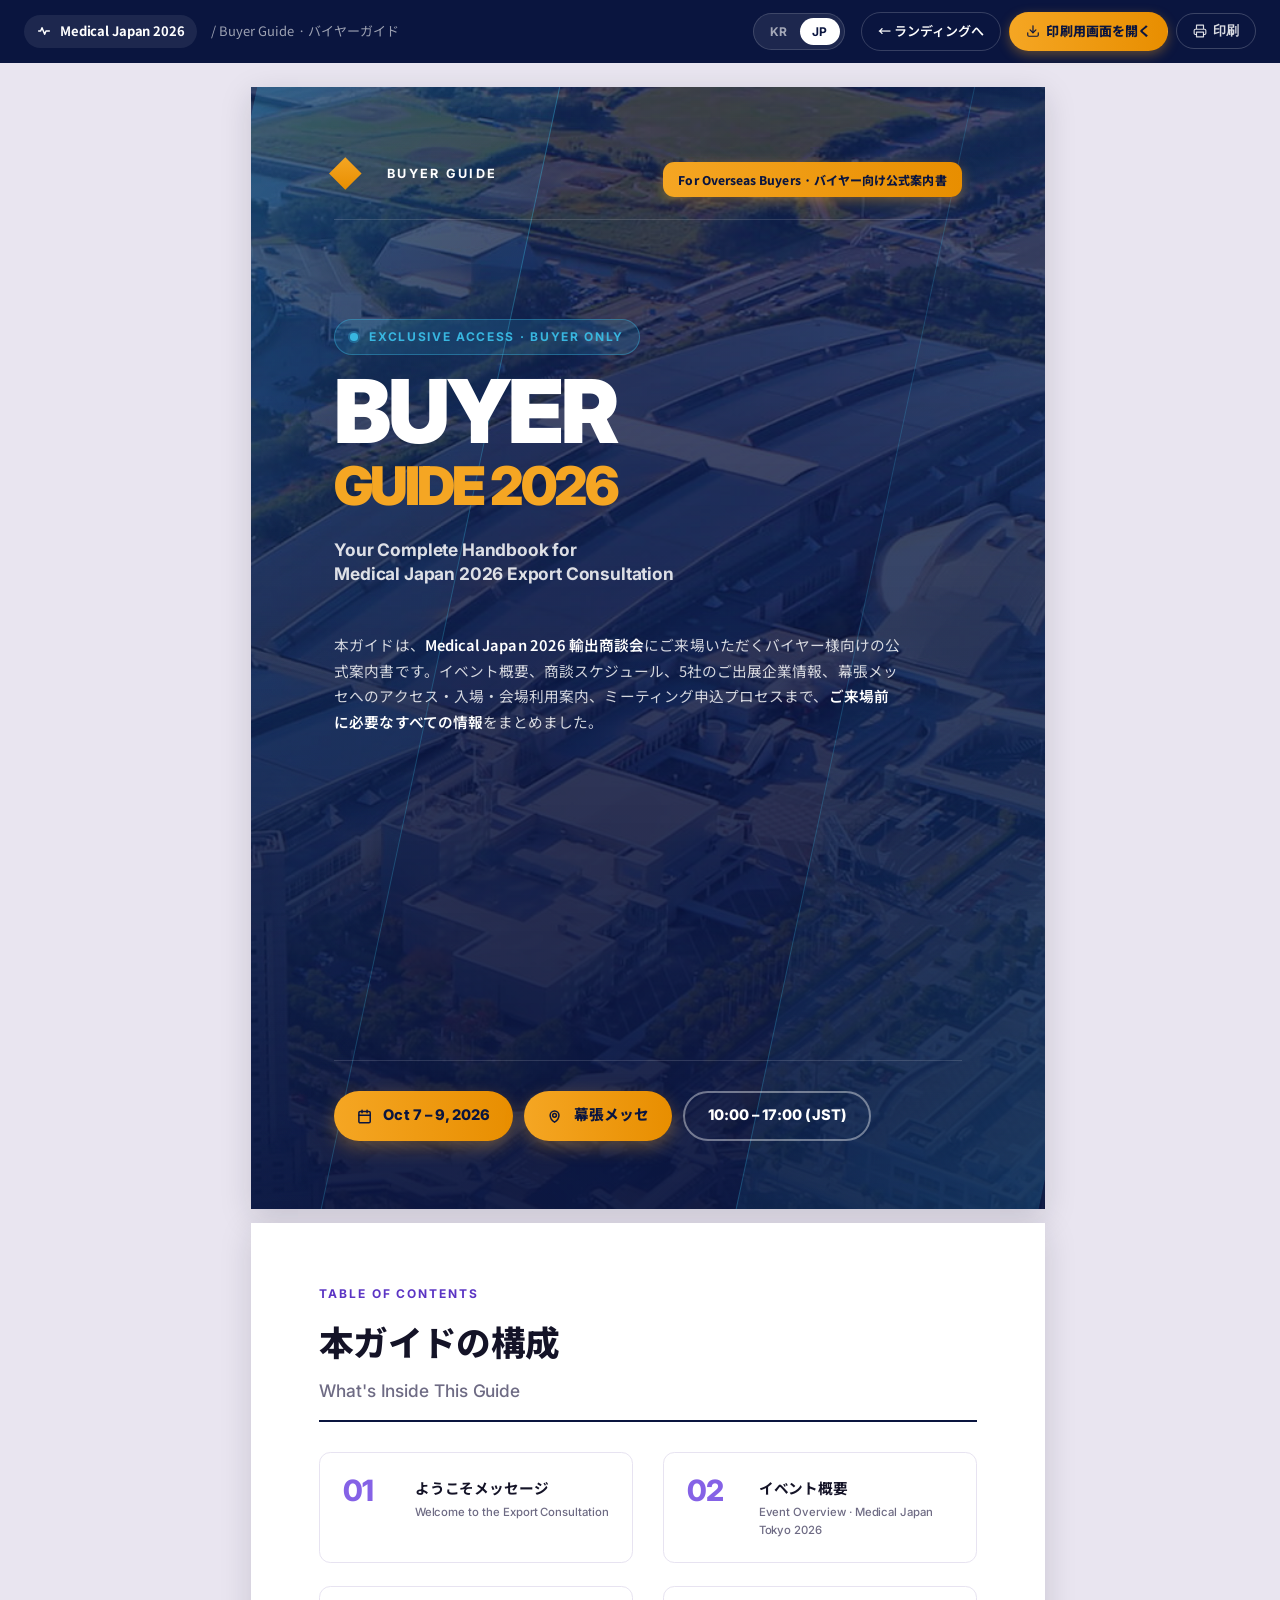
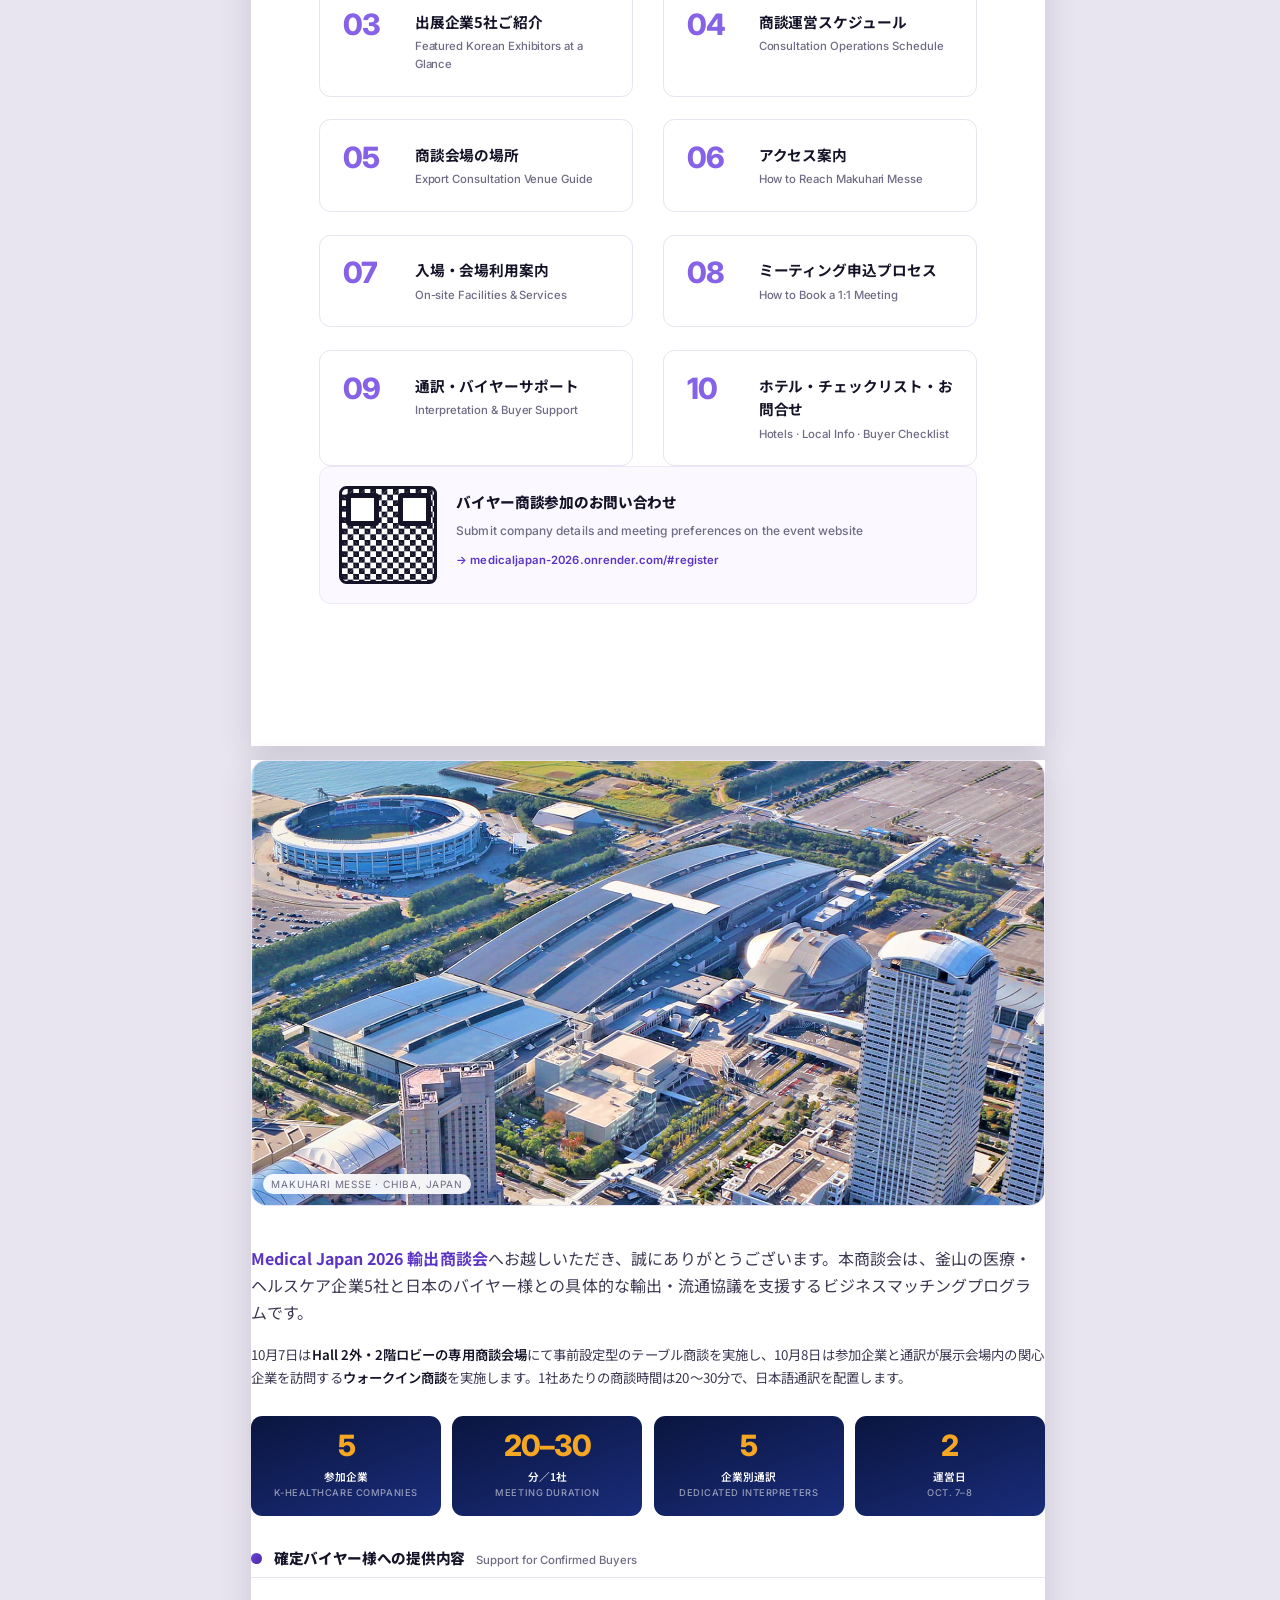
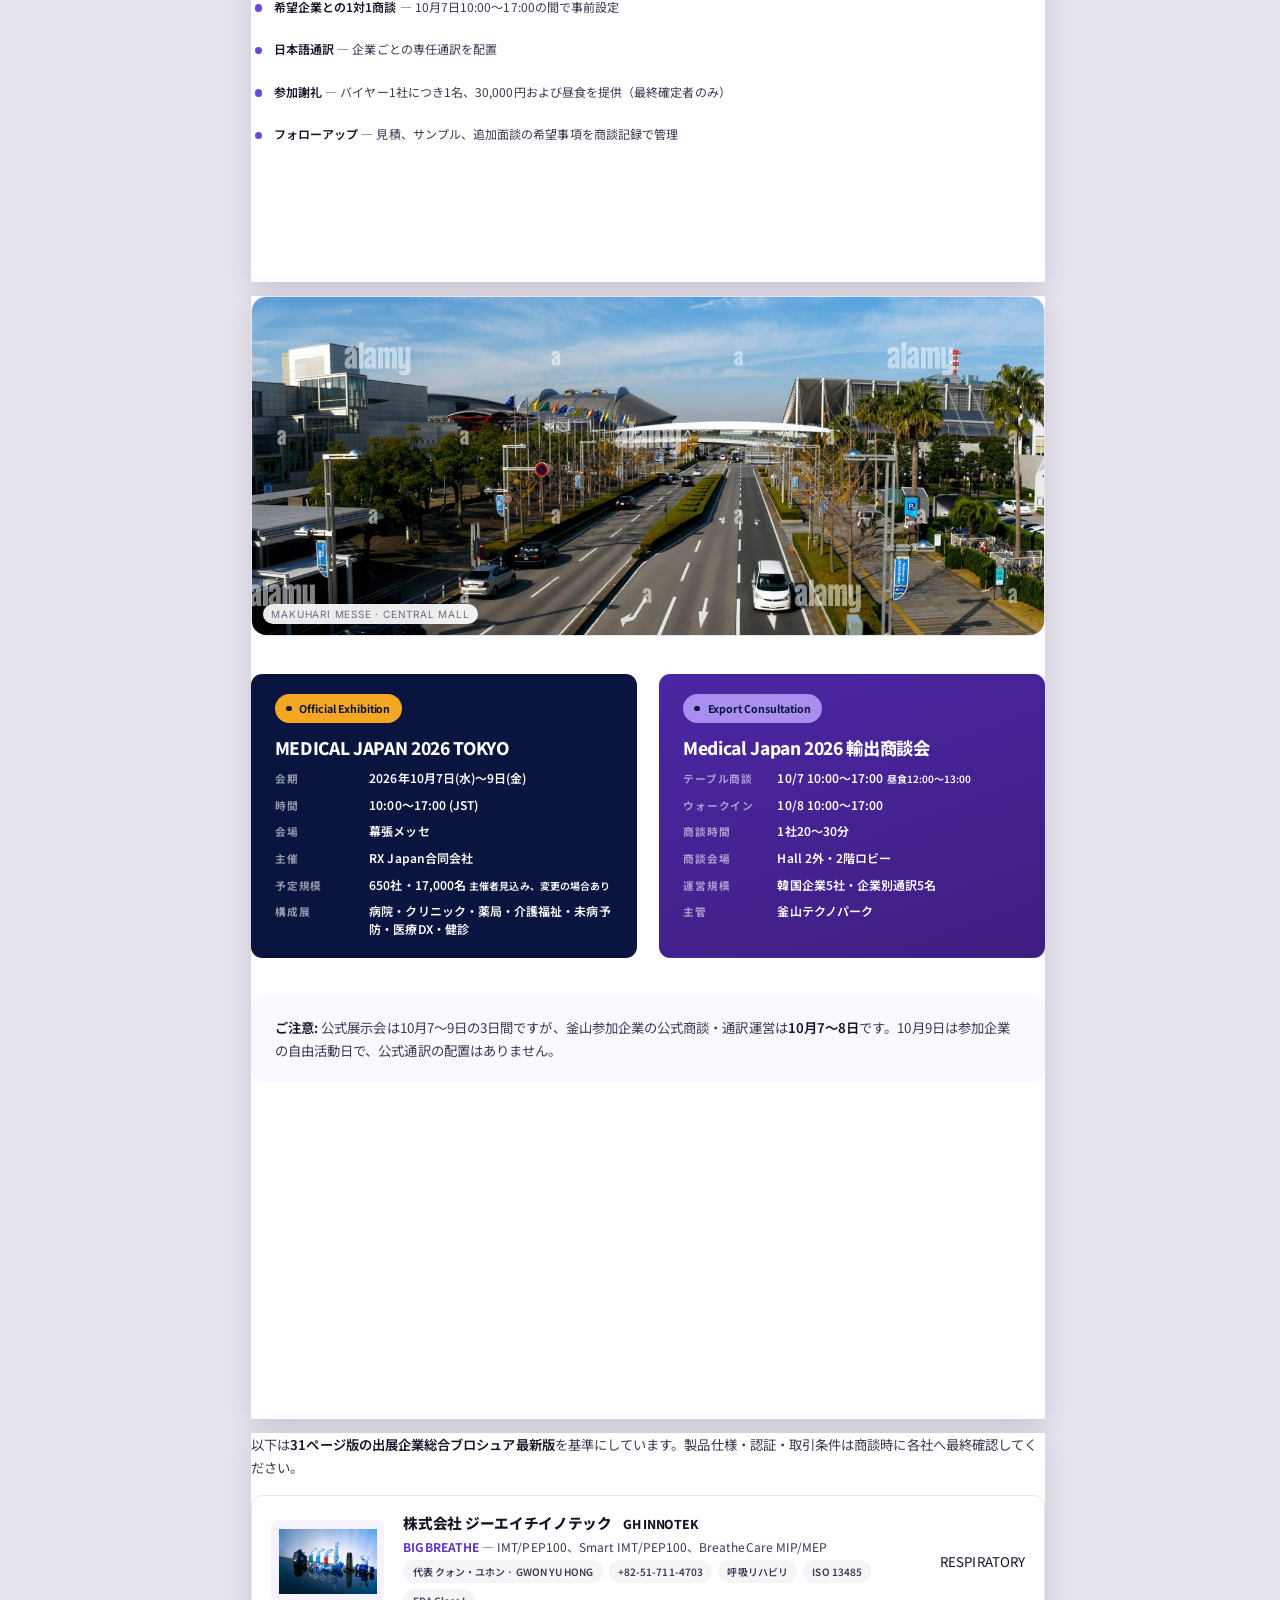
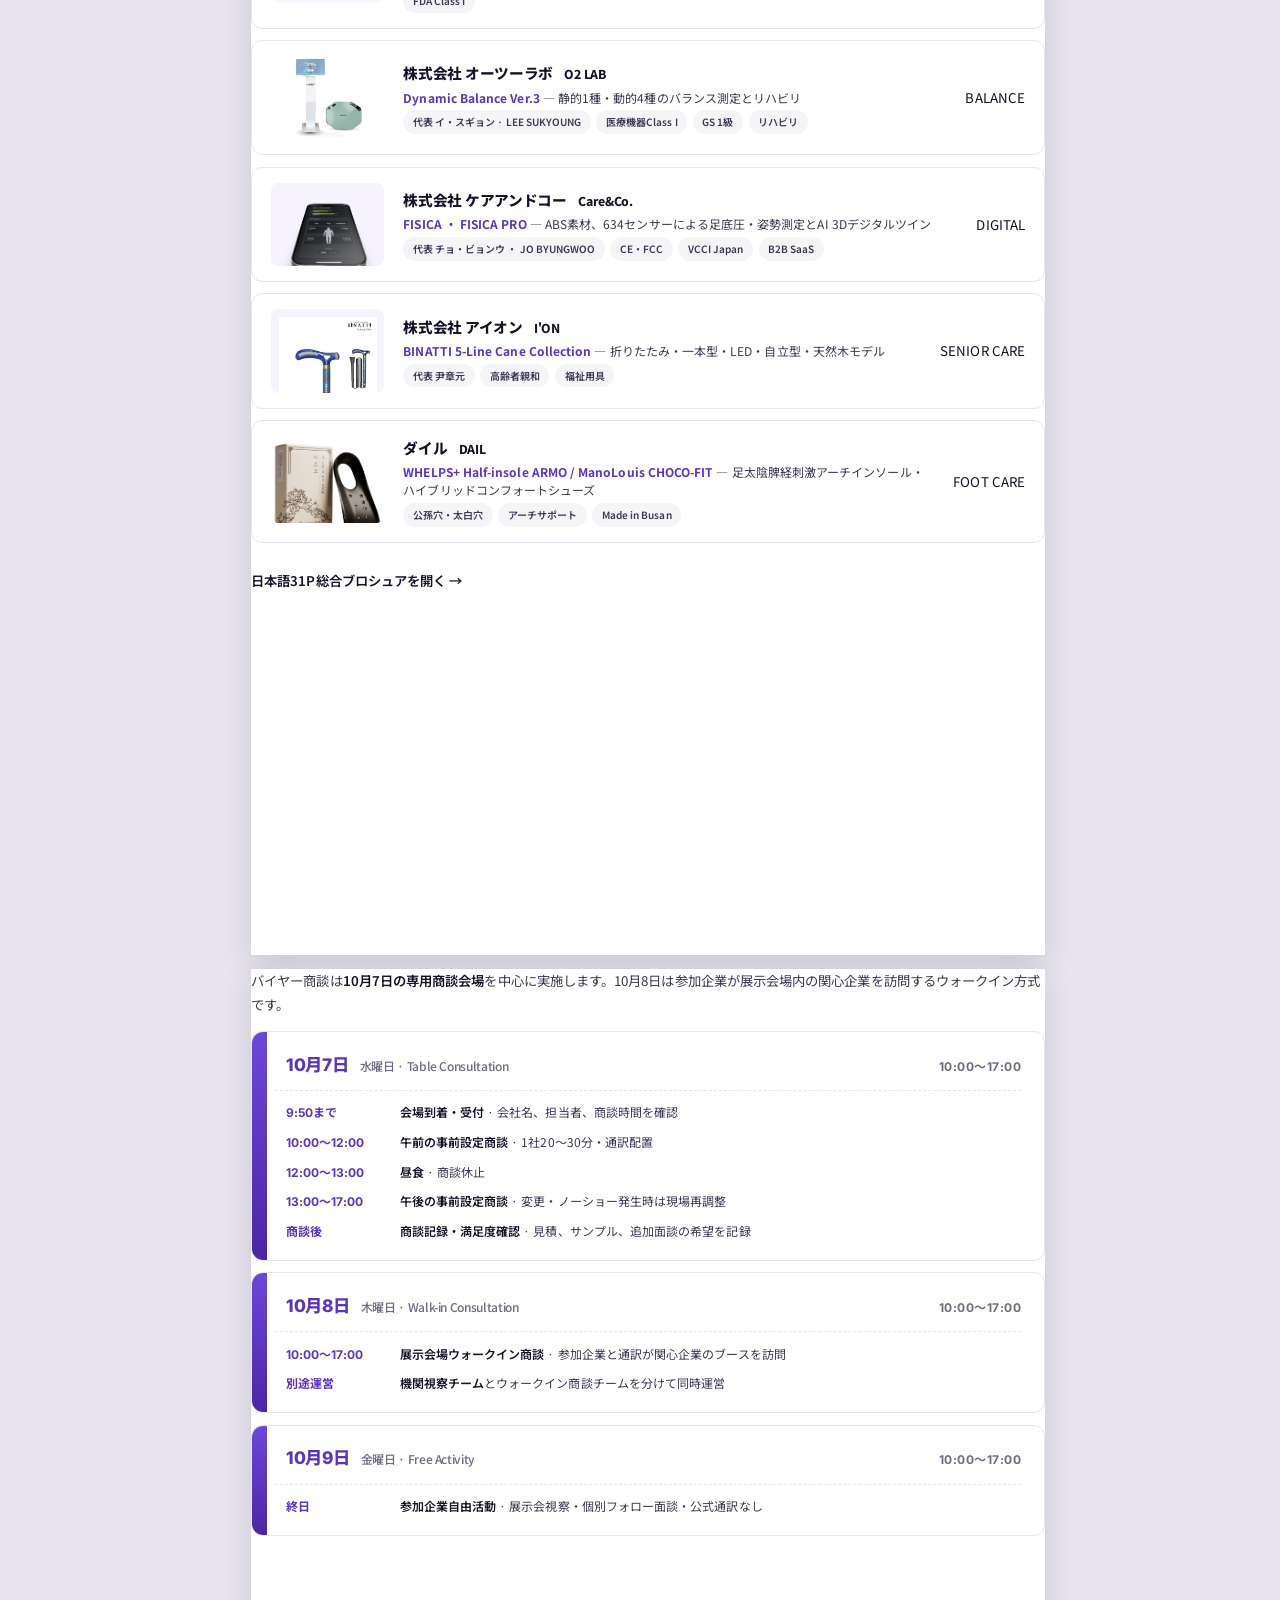
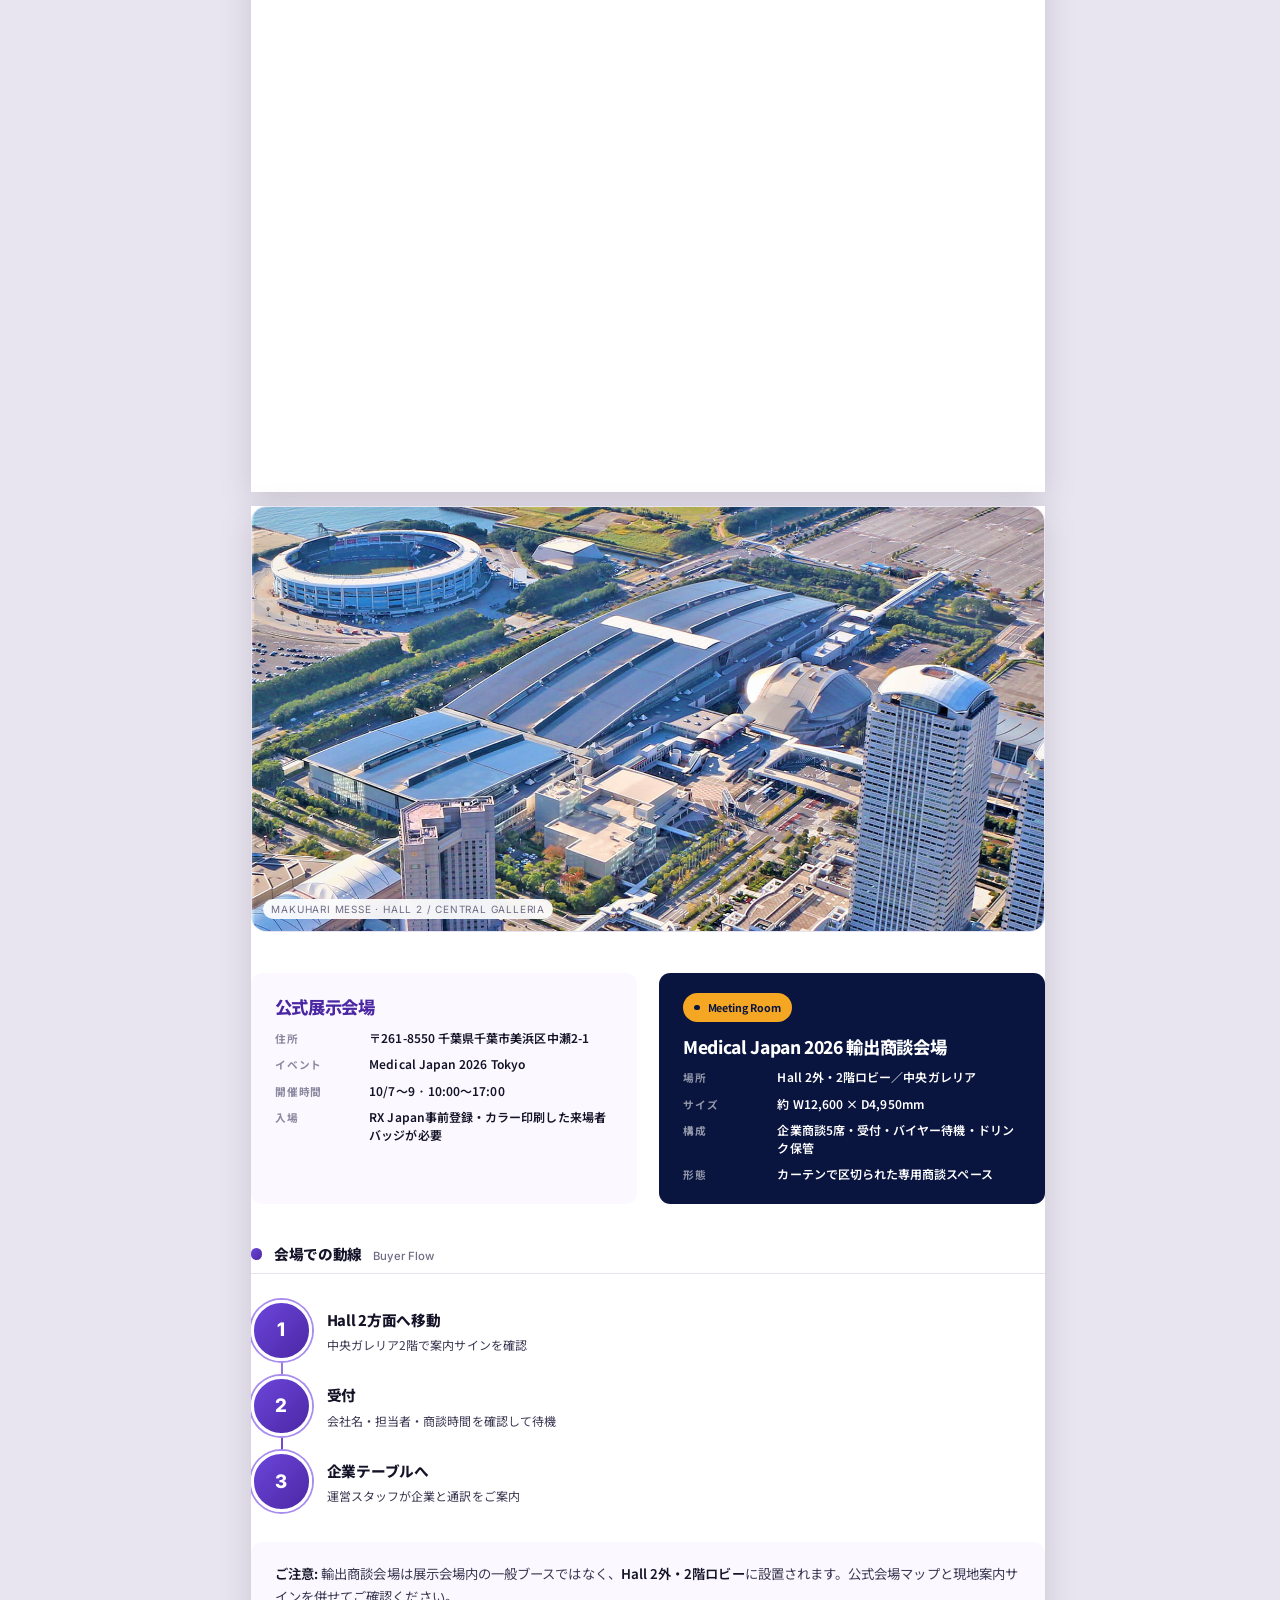
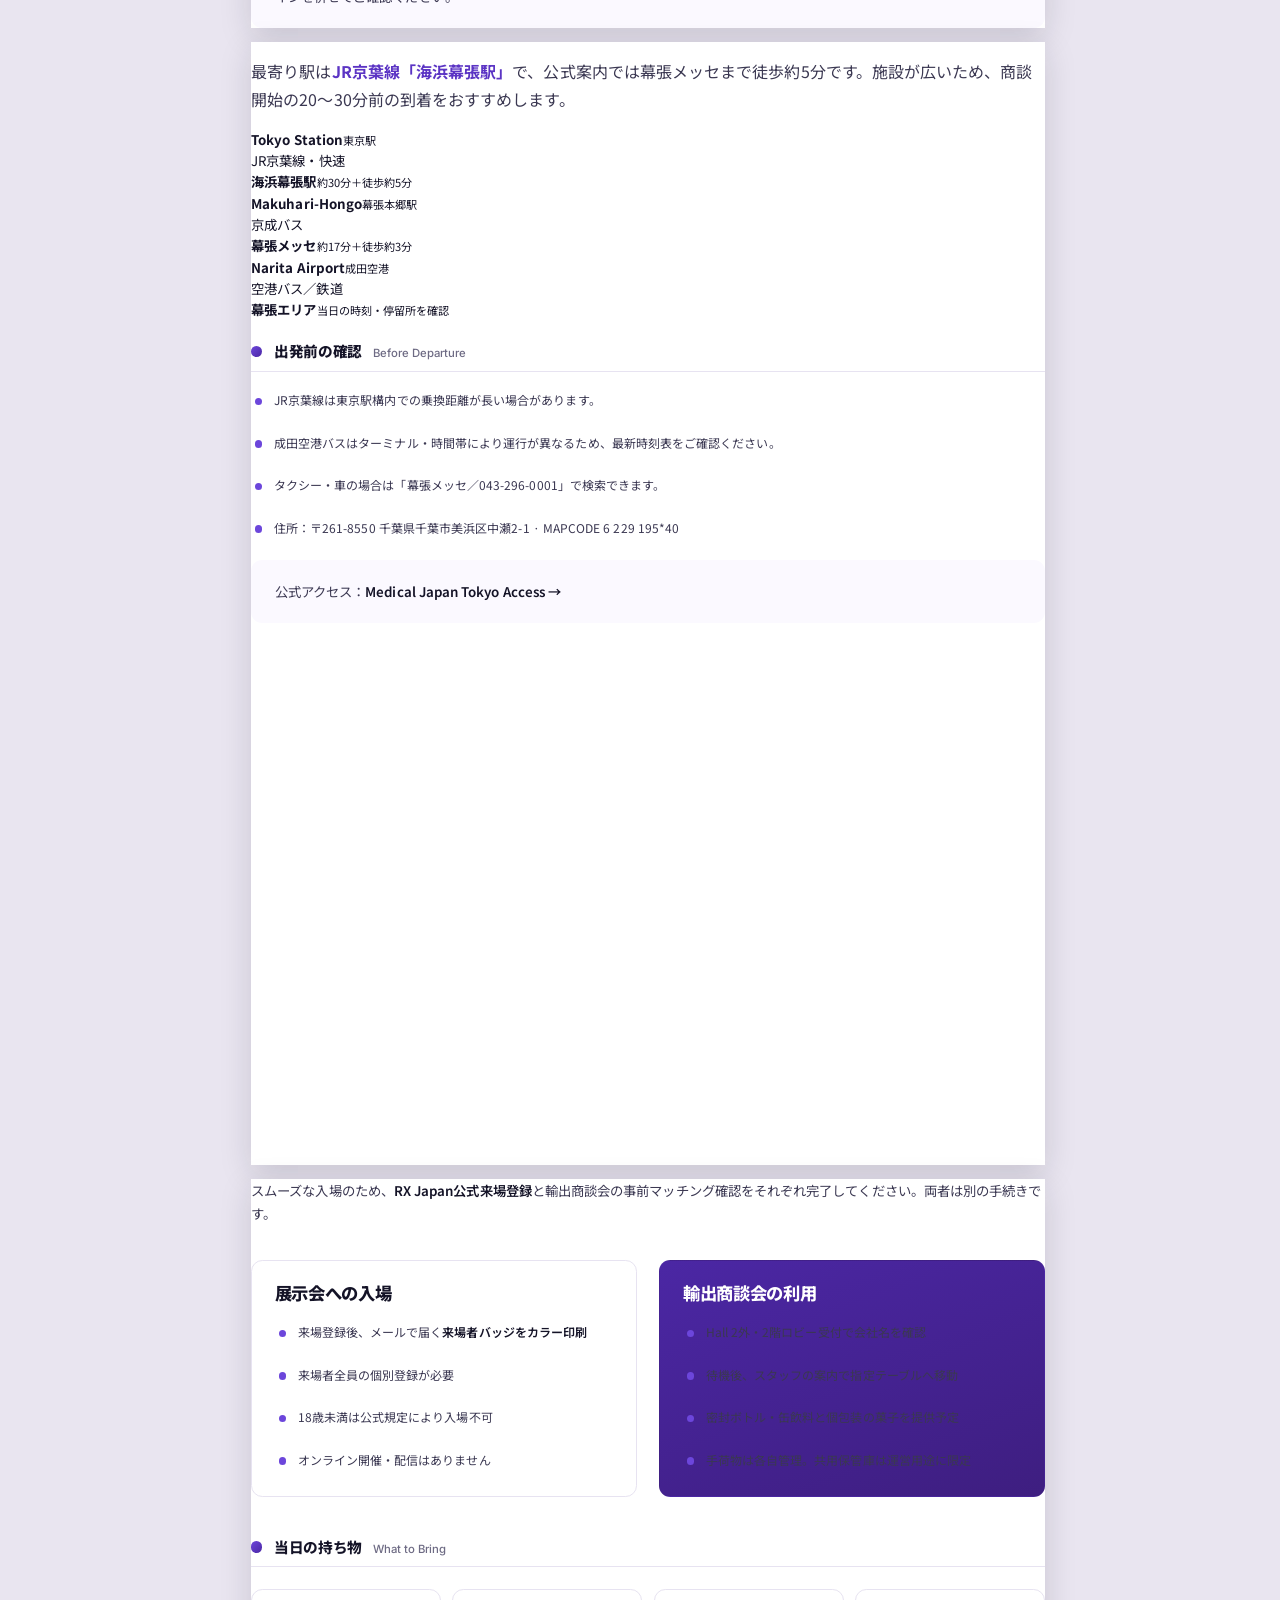
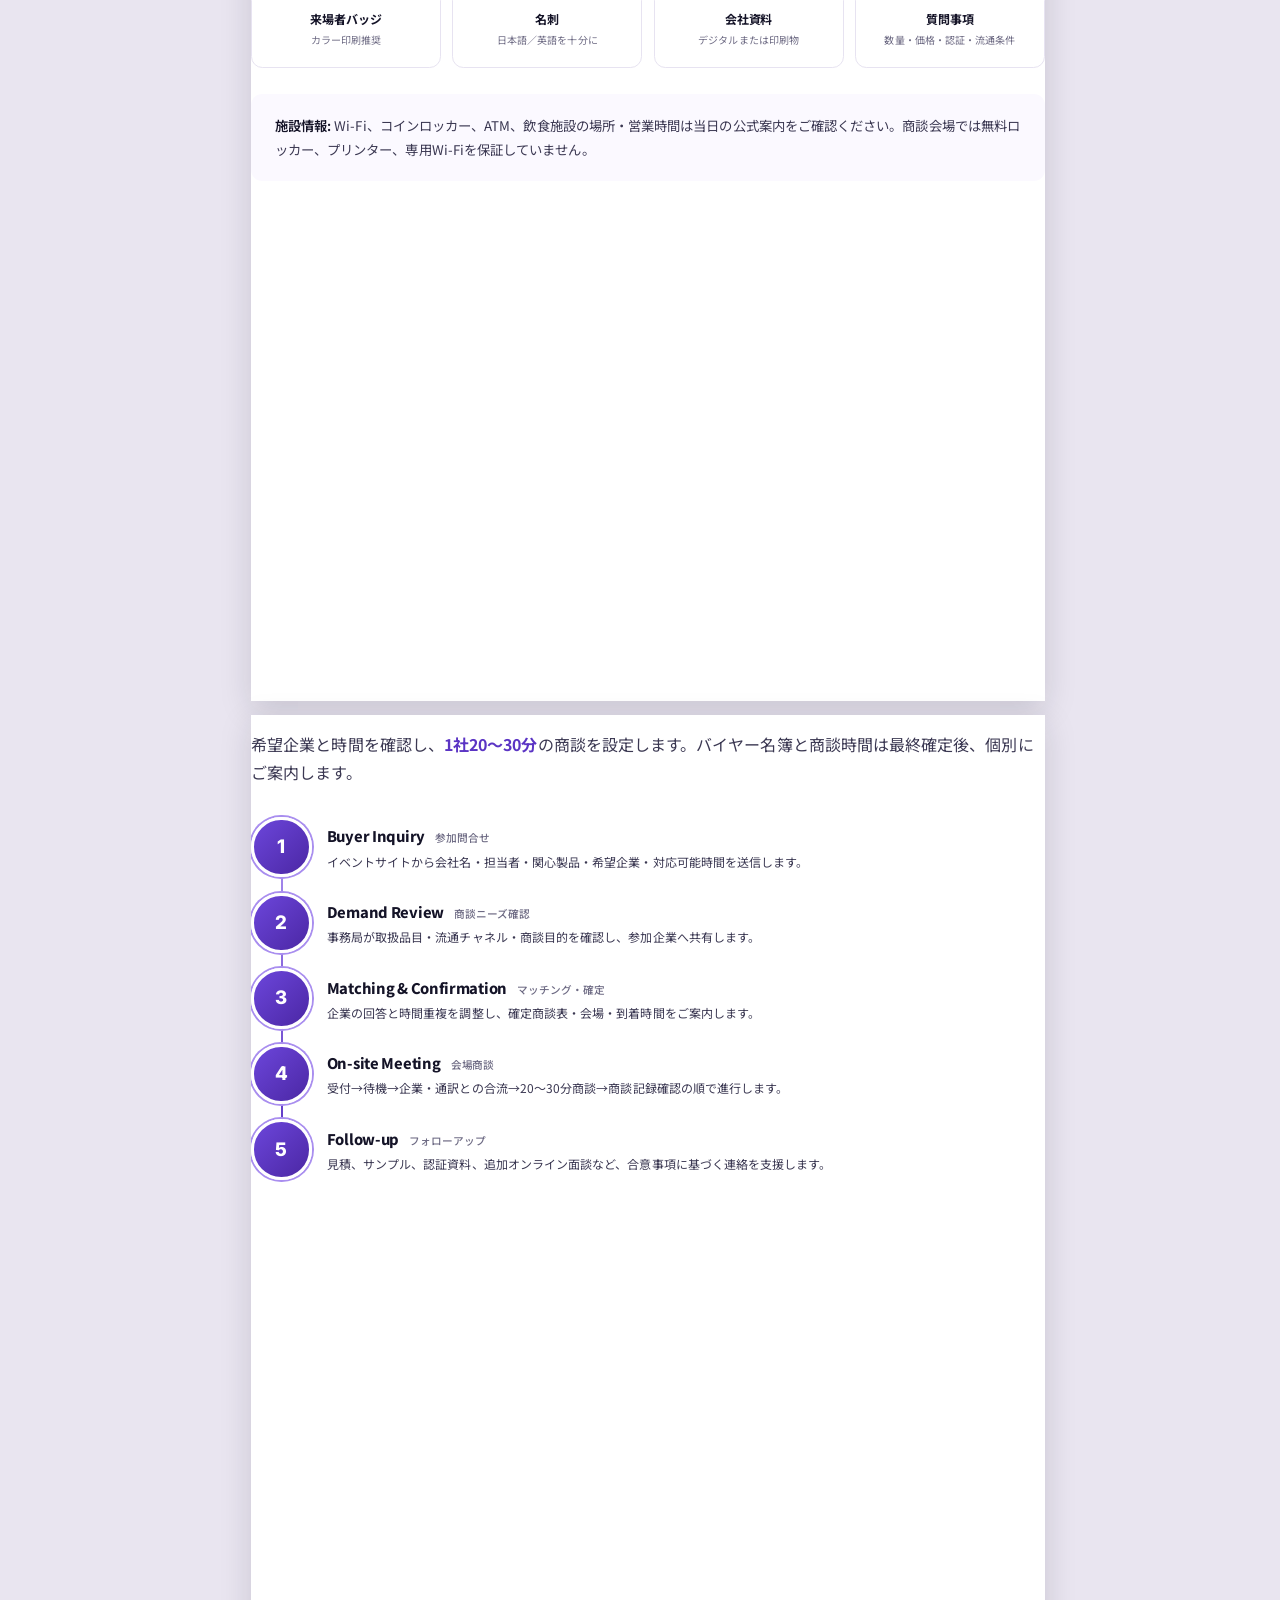
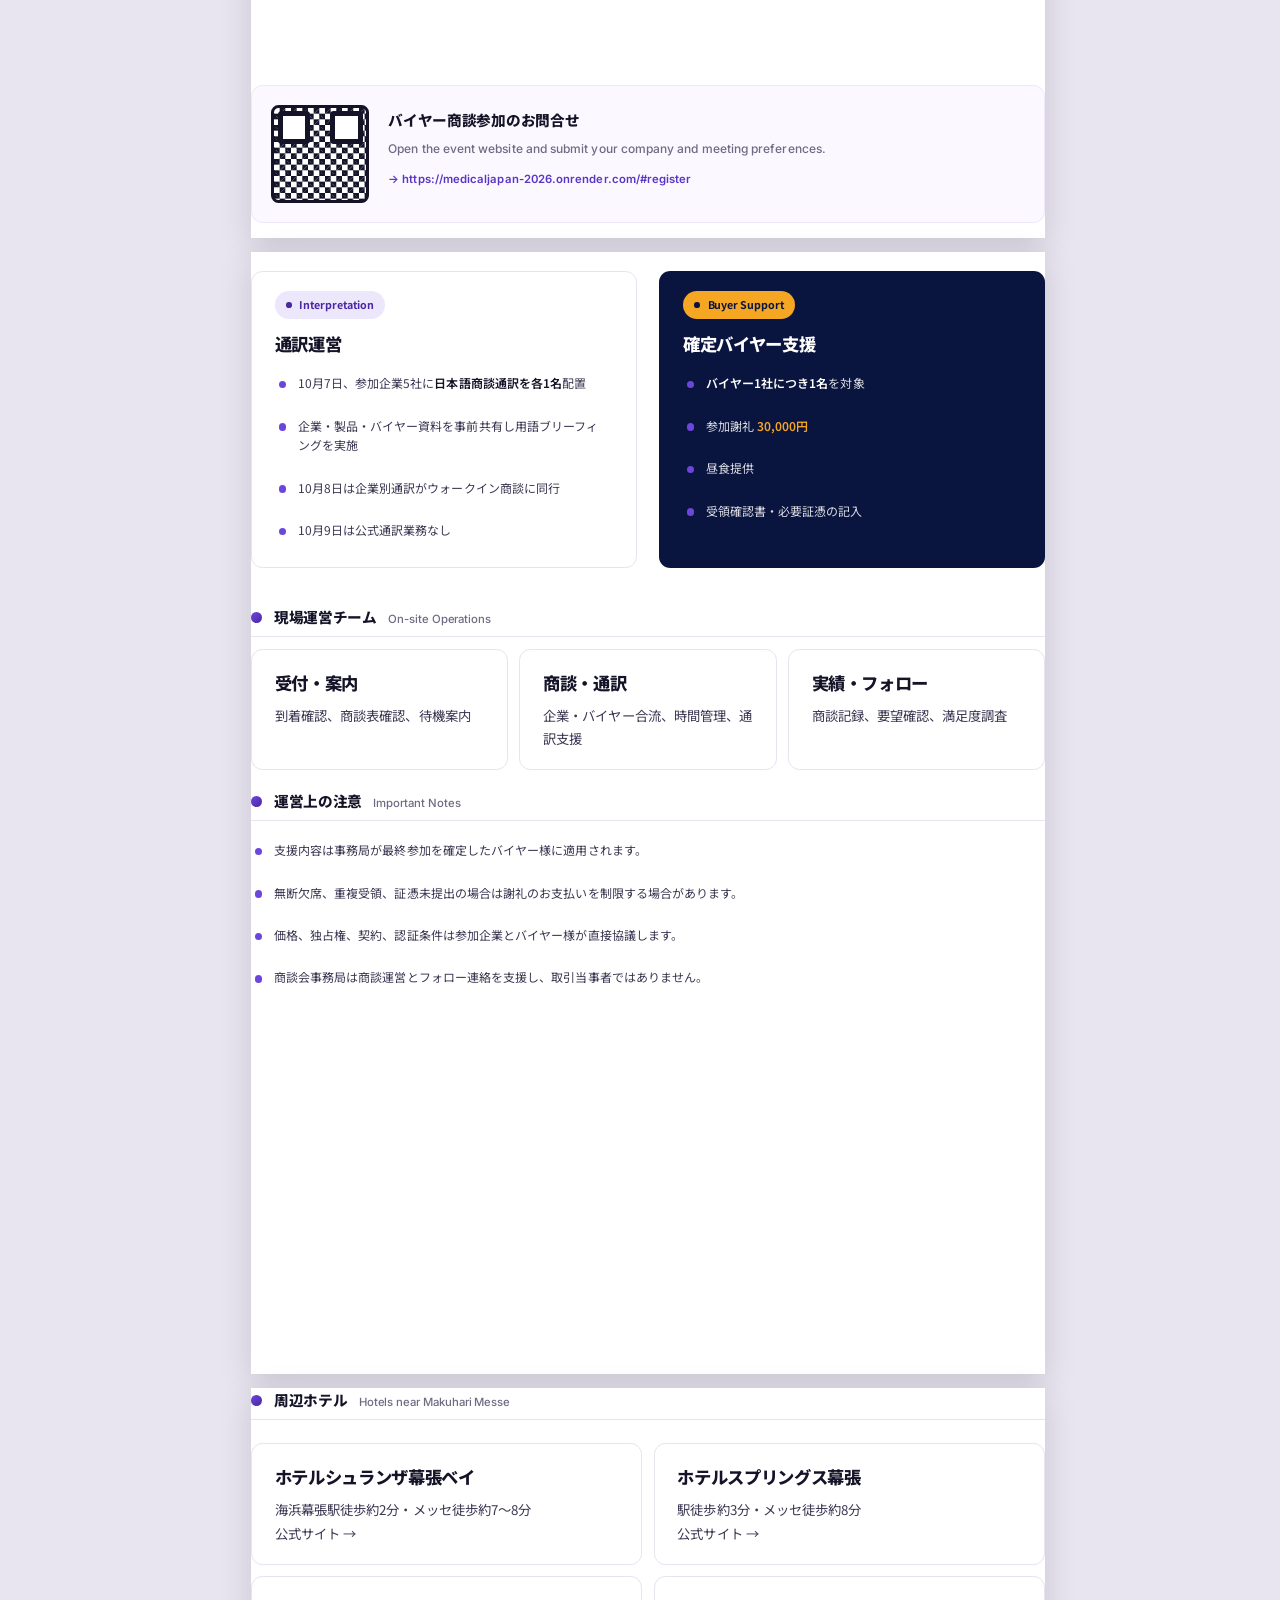
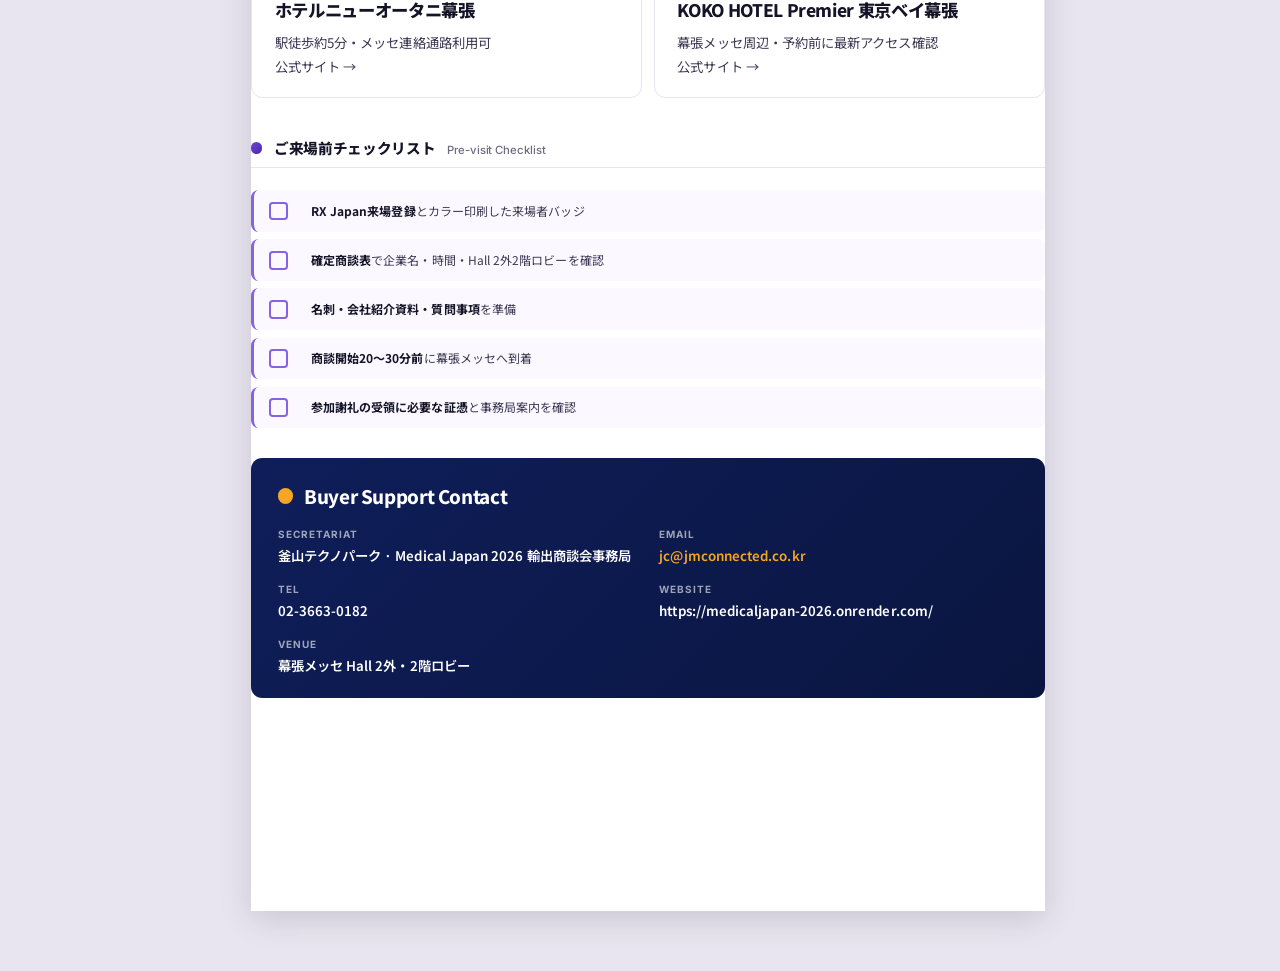
<file: buyer-guide-jp.html>
<!DOCTYPE html>
<html lang="ja">
<head>
<meta charset="utf-8">
<meta name="viewport" content="width=device-width, initial-scale=1">
<title>Medical Japan 2026 輸出商談会 · バイヤーガイド</title>
<meta name="description" content="バイヤー向け Medical Japan 2026 輸出商談会公式案内書。イベント概要、出展企業5社、商談運営スケジュール、幕張メッセへのアクセス、ミーティング申込プロセスまで A4 12ページ。">
<meta name="robots" content="index, follow">
<link rel="canonical" href="https://medicaljapan-kr.org/buyer-guide-jp.html">
<meta property="og:type" content="article">
<meta property="og:site_name" content="Medical Japan 2026 輸出商談会">
<meta property="og:title" content="バイヤーガイド · Medical Japan 2026 輸出商談会">
<meta property="og:description" content="Medical Japan 2026 輸出商談会公式バイヤー案内書 (A4 12ページ)。">
<meta property="og:url" content="https://medicaljapan-kr.org/buyer-guide-jp.html">
<meta property="og:locale" content="ja_JP">
<meta property="og:image" content="https://medicaljapan-kr.org/assets/mj-aerial.jpg">
<meta property="og:image:width" content="1200">
<meta property="og:image:height" content="630">
<meta name="twitter:card" content="summary_large_image">
<meta name="twitter:title" content="バイヤーガイド · Medical Japan 2026 輸出商談会">
<meta name="twitter:description" content="Medical Japan 2026 輸出商談会公式バイヤー案内書。">
<meta name="twitter:image" content="https://medicaljapan-kr.org/assets/mj-aerial.jpg">
<link rel="icon" type="image/svg+xml" href="data:image/svg+xml,%3Csvg%20xmlns='http://www.w3.org/2000/svg'%20viewBox='0%200%2032%2032'%3E%3Crect%20width='32'%20height='32'%20rx='7'%20fill='%230A153F'/%3E%3Ccircle%20cx='16'%20cy='16'%20r='9'%20fill='%23fff'/%3E%3Cpath%20d='M%2010%2016%20A%206%206%200%200%201%2022%2016%20A%203%203%200%200%200%2016%2016%20A%203%203%200%200%201%2010%2016%20Z'%20fill='%23CD2E3A'/%3E%3Cpath%20d='M%2022%2016%20A%206%206%200%200%201%2010%2016%20A%203%203%200%200%201%2016%2016%20A%203%203%200%200%200%2022%2016%20Z'%20fill='%230047A0'/%3E%3C/svg%3E">
<meta name="theme-color" content="#0A153F">
<link rel="preconnect" href="https://fonts.googleapis.com">
<link rel="preconnect" href="https://fonts.gstatic.com" crossorigin>
<link href="https://fonts.googleapis.com/css2?family=Inter:wght@400;500;600;700;800;900&amp;family=Noto+Sans+JP:wght@400;500;600;700;800;900&amp;display=swap" rel="stylesheet">
<style>
:root{
  --navy-900:#0A153F;
  --navy-800:#0F1E5A;
  --navy-700:#1A2C7A;
  --gold:#F5A623;
  --gold-2:#E88E00;
  --cyan:#38B6E0;
  --purple-900:#3E1E80;
  --purple-800:#4B27A4;
  --purple-700:#5B34C4;
  --purple-600:#6C46DB;
  --purple-500:#8562E6;
  --purple-400:#A98EEF;
  --lilac-100:#EDE7FB;
  --lilac-50:#F6F2FE;
  --lilac-25:#FBF9FF;
  --ink-900:#141327;
  --ink-700:#3B3852;
  --ink-500:#6E6B84;
  --ink-400:#8B889F;
  --line:#E7E3F1;
  --line-strong:#D9D3EA;
  --gray-50:#F5F5F7;
  --green-tint:#E8F5EE;
  --green-ink:#1F8A5B;

  --font-sans: "Noto Sans JP", -apple-system, BlinkMacSystemFont, "Hiragino Sans", "Yu Gothic UI", "Segoe UI", Roboto, sans-serif;
  --font-en: "Inter", var(--font-sans);
}
*{ box-sizing: border-box; }
html, body{ margin:0; padding:0; background: #E9E5F0; }
body{
  font-family: var(--font-sans);
  color: var(--ink-900);
  -webkit-font-smoothing: antialiased;
  font-size: 10pt;
  line-height: 1.6;
  letter-spacing: 0.005em;
}
.en{ font-family: var(--font-en); }
a{ color: inherit; text-decoration: none; }
img{ max-width:100%; display:block;}

.toolbar{
  position: sticky; top: 0; z-index: 20;
  background: var(--navy-900); color: #fff;
  padding: 12px 24px;
  display: flex; align-items: center; justify-content: space-between;
  gap: 16px; flex-wrap: wrap;
}
.toolbar__left{ display:flex; align-items:center; gap: 14px; font-size: 13px;}
.toolbar__brand{
  display: inline-flex; align-items:center; gap: 8px;
  padding: 6px 12px; border-radius: 999px;
  background: rgba(255,255,255,.08); font-weight: 700;
  letter-spacing: -0.01em;
}
.toolbar__brand svg{ width: 16px; height: 16px;}
.toolbar__right{ display:flex; gap: 8px; align-items:center;}
.tb-btn{
  padding: 8px 16px; border-radius: 999px;
  font-size: 13px; font-weight: 600;
  border: 1px solid rgba(255,255,255,.18);
  background: transparent; color: #fff;
  cursor: pointer;
  transition: background .15s, border-color .15s;
  display: inline-flex; align-items:center; gap:6px;
  text-decoration: none;
}
.tb-btn:hover{ background: rgba(255,255,255,.12);}
.tb-btn--primary{
  background: linear-gradient(90deg, var(--gold), var(--gold-2));
  border-color: transparent;
  color: var(--navy-900);
  font-weight: 800;
  box-shadow: 0 4px 12px rgba(245,166,35,.35);
}
.tb-btn--primary:hover{ transform: translateY(-1px); box-shadow: 0 6px 16px rgba(245,166,35,.5); color: var(--navy-900);}
.lang-switch{
  display: inline-flex;
  padding: 4px;
  background: rgba(255,255,255,.08);
  border: 1px solid rgba(255,255,255,.15);
  border-radius: 999px;
  margin-right: 8px;
}
.lang-switch a{
  padding: 4px 12px;
  border-radius: 999px;
  font-family: var(--font-en);
  font-size: 12px; font-weight: 700;
  color: rgba(255,255,255,.6);
  letter-spacing: .04em;
  transition: background .15s, color .15s;
}
.lang-switch a.is-active{
  background: #fff;
  color: var(--navy-900);
}

.pages{
  max-width: 210mm;
  margin: 24px auto 60px;
  padding: 0 8px;
}
.page{
  width: 210mm;
  height: 297mm;
  background: #fff;
  margin: 0 auto 14px;
  box-shadow: 0 8px 30px rgba(20,19,39,.15);
  position: relative;
  overflow: hidden;
  page-break-after: always;
  break-after: page;
  display: flex; flex-direction: column;
}
.page:last-child{ page-break-after: auto; break-after: auto;}

.cover{ color: #fff; padding: 0;}
.cover__bg{
  position: absolute; inset: 0;
  background:
    linear-gradient(180deg, rgba(10,21,63,.72) 0%, rgba(10,21,63,.85) 60%, rgba(10,21,63,.95) 100%),
    url('assets/mj-aerial.jpg') center/cover no-repeat,
    linear-gradient(180deg, var(--navy-800), var(--navy-900));
}
.cover__bg::before,
.cover__bg::after{
  content:""; position: absolute;
  top: -30mm; bottom: -30mm; width: 80mm;
  transform: skewX(-12deg); pointer-events: none;
}
.cover__bg::before{
  left: -30mm;
  background: linear-gradient(120deg, rgba(56,182,224,.28) 0%, rgba(56,182,224,.06) 40%, transparent 100%);
  border-right: 1px solid rgba(56,182,224,.25);
}
.cover__bg::after{
  right: -30mm;
  background: linear-gradient(300deg, rgba(56,182,224,.20) 0%, rgba(56,182,224,.06) 40%, transparent 100%);
  border-left: 1px solid rgba(56,182,224,.20);
}
.cover__inner{
  position: relative;
  padding: 20mm 22mm 18mm;
  height: 100%;
  display: flex; flex-direction: column;
}
.cover__top{
  display: flex; justify-content: space-between; align-items: flex-start;
  padding-bottom: 6mm;
  border-bottom: 1px solid rgba(255,255,255,.14);
}
.cover__brand{
  font-family: var(--font-en); font-size: 9.5pt; font-weight: 700;
  letter-spacing: .18em; text-transform: uppercase; color: #fff;
  display: inline-flex; align-items: center; gap: 8mm;
}
.cover__brand::before{
  content:""; width: 6mm; height: 6mm;
  background: linear-gradient(135deg, var(--gold), var(--gold-2));
  transform: rotate(45deg); display: inline-block;
}
.cover__stripe{
  display: inline-flex; padding: 2mm 4mm; border-radius: 3mm;
  background: linear-gradient(90deg, var(--gold), var(--gold-2));
  color: var(--navy-900); font-size: 9pt; font-weight: 800;
  box-shadow: 0 4px 14px rgba(245,166,35,.4);
}
.cover__buyer-tag{
  margin-top: 26mm;
  display: inline-flex; align-items: center; gap: 3mm;
  padding: 2mm 4mm;
  background: rgba(56,182,224,.15);
  border: 1px solid rgba(56,182,224,.4);
  border-radius: 999px;
  font-family: var(--font-en); font-size: 9pt; font-weight: 700;
  letter-spacing: .14em; text-transform: uppercase;
  color: var(--cyan);
  align-self: flex-start;
}
.cover__buyer-tag::before{
  content:""; width: 2mm; height: 2mm; background: var(--cyan);
  border-radius: 50%;
  box-shadow: 0 0 0 2px rgba(56,182,224,.3);
}
.cover__title{
  margin: 4mm 0 4mm;
  font-family: var(--font-en);
  font-size: 66pt;
  line-height: 0.95;
  font-weight: 900;
  letter-spacing: -0.035em;
  color: #fff;
}
.cover__title .l2{
  display:block;
  color: var(--gold);
  font-size: 40pt;
  margin-top: 2mm;
}
.cover__subtitle{
  margin: 3mm 0 0;
  font-family: var(--font-en);
  font-size: 13pt; font-weight: 700;
  color: #fff;
  letter-spacing: -0.01em;
  opacity: .85;
  max-width: 150mm;
  line-height: 1.4;
}
.cover__lead{
  margin: 12mm 0 0;
  font-size: 11pt; line-height: 1.75;
  color: rgba(255,255,255,.82);
  max-width: 150mm;
}
.cover__lead strong{ color: #fff; font-weight: 600;}
.cover__pills{
  margin-top: auto;
  padding-top: 8mm;
  display: flex; gap: 3mm; flex-wrap: wrap;
  border-top: 1px solid rgba(255,255,255,.14);
}
.cover__pill{
  display: inline-flex; align-items: center; gap: 3mm;
  padding: 3mm 6mm;
  background: linear-gradient(90deg, var(--gold), var(--gold-2));
  color: var(--navy-900); border-radius: 999px;
  font-family: var(--font-en); font-weight: 800; font-size: 11pt;
  box-shadow: 0 6px 18px rgba(245,166,35,.35);
}
.cover__pill--outline{
  background: transparent; border: 2px solid rgba(255,255,255,.4);
  color: #fff; box-shadow: none;
}
.cover__pill svg{ width: 4mm; height: 4mm;}

.toc{ padding: 16mm 18mm 20mm;}
.toc__head{
  border-bottom: 2px solid var(--navy-900);
  padding-bottom: 4mm; margin-bottom: 8mm;
}
.toc__no{ font-family: var(--font-en); font-size: 9pt; font-weight: 700;
  color: var(--purple-700); letter-spacing: .16em; text-transform: uppercase;}
.toc__title{
  font-size: 26pt; font-weight: 800; letter-spacing: -0.02em;
  color: var(--ink-900); margin: 3mm 0 0;
}
.toc__title small{
  display:block; font-family: var(--font-en); font-weight: 500;
  color: var(--ink-500); font-size: 13pt; margin-top: 2mm;
  letter-spacing: -0.005em;
}

.toc__grid{
  display: grid; grid-template-columns: 1fr 1fr;
  gap: 6mm 8mm;
}
.toc__item{
  padding: 6mm 6mm;
  border: 1px solid var(--line);
  border-radius: 3mm;
  background: #fff;
  transition: border-color .15s;
  display: flex; gap: 5mm; align-items: flex-start;
}
.toc__item:hover{ border-color: var(--purple-400);}
.toc__item .num{
  font-family: var(--font-en); font-weight: 800;
  font-size: 22pt; line-height: 1;
  color: var(--purple-500);
  letter-spacing: -0.03em;
  min-width: 14mm;
}
.toc__item .txt{ flex: 1;}
.toc__item .kr{
  font-size: 11pt; font-weight: 700; letter-spacing: -0.005em;
  color: var(--ink-900); margin: 0 0 1mm;
}
.toc__item .en{
  font-family: var(--font-en); font-size: 8.5pt; font-weight: 500;
  color: var(--ink-500);
  margin: 0; letter-spacing: -0.005em;
}

.pg{ padding: 0;}
.pg__inner{
  padding: 14mm 16mm 12mm;
  height: 100%;
  display: flex; flex-direction: column;
}
.pg__head{
  display: flex; justify-content: space-between; align-items: flex-start;
  padding-bottom: 4mm; margin-bottom: 6mm;
  border-bottom: 2px solid var(--navy-900);
}
.pg__head__left{ flex: 1;}
.pg__head__num{
  font-family: var(--font-en); font-size: 9pt; font-weight: 700;
  color: var(--purple-700); letter-spacing: .16em; text-transform: uppercase;
  margin-bottom: 2mm;
}
.pg__head__title{
  font-size: 22pt; font-weight: 800; letter-spacing: -0.02em;
  color: var(--ink-900); margin: 0;
  line-height: 1.15;
}
.pg__head__title small{
  display: block; font-family: var(--font-en); font-weight: 500;
  color: var(--ink-500); font-size: 11pt; margin-top: 2mm;
  letter-spacing: -0.005em;
}
.pg__head__side{
  text-align: right; flex: 0 0 auto; margin-left: 10mm;
  font-family: var(--font-en); font-size: 8pt; font-weight: 700;
  color: var(--ink-400); letter-spacing: .08em; text-transform: uppercase;
}
.pg__foot{
  display: flex; justify-content: space-between; align-items: center;
  font-size: 8pt; color: var(--ink-400);
  border-top: 1px solid var(--line);
  padding-top: 3mm; margin-top: auto;
}
.pg__foot__brand{
  display: inline-flex; align-items: center; gap: 4px;
  color: var(--purple-700); font-weight: 700;
}
.pg__foot__brand svg{ width: 10px; height: 10px;}

p.body{ margin: 0 0 4mm; font-size: 10pt; line-height: 1.75; color: var(--ink-700);}
p.body strong{ color: var(--ink-900); font-weight: 600;}
p.body-lg{ font-size: 12pt; line-height: 1.7; color: var(--ink-700);}
p.body-lg strong{ color: var(--purple-700); font-weight: 700;}

.hero-img{
  width: 100%;
  aspect-ratio: 16 / 9;
  border-radius: 4mm;
  overflow: hidden;
  position: relative;
  margin: 0 0 6mm;
  border: 1px solid var(--line);
}
.hero-img img{ width: 100%; height: 100%; object-fit: cover;}
.hero-img__caption{
  position: absolute; bottom: 3mm; left: 3mm;
  font-family: var(--font-en); font-size: 7.5pt;
  color: var(--ink-500); letter-spacing: .08em; text-transform: uppercase;
  background: rgba(255,255,255,.92); padding: 2px 8px; border-radius: 999px;
  backdrop-filter: blur(4px);
}

.info-2col{
  display: grid; grid-template-columns: 1fr 1fr;
  gap: 6mm;
  margin: 5mm 0;
}
.info-block{
  padding: 5mm 6mm;
  border: 1px solid var(--line);
  border-radius: 3mm;
  background: #fff;
}
.info-block--dark{
  background: var(--navy-900); color: #fff; border-color: transparent;
}
.info-block--purple{
  background: linear-gradient(160deg, var(--purple-800), var(--purple-900));
  color: #fff; border-color: transparent;
}
.info-block--lilac{
  background: var(--lilac-25); border-color: transparent;
}
.info-block__ribbon{
  display: inline-flex; align-items: center; gap: 2mm;
  padding: 1.5mm 3mm; border-radius: 999px;
  font-size: 8pt; font-weight: 700; letter-spacing: -0.005em;
  margin-bottom: 3mm;
}
.info-block__ribbon .dot{ width: 1.5mm; height: 1.5mm; border-radius: 50%; background: currentColor;}
.info-block__ribbon--official{ background: var(--gold); color: var(--navy-900);}
.info-block__ribbon--korea{ background: var(--purple-400); color: var(--navy-900);}
.info-block__title{
  font-size: 13pt; font-weight: 800; letter-spacing: -0.02em;
  margin: 0 0 2mm;
}
.info-block__title-en{
  font-family: var(--font-en); font-size: 9pt; font-weight: 500;
  color: rgba(255,255,255,.65);
  margin: 0 0 4mm;
}
.info-block:not(.info-block--dark):not(.info-block--purple) .info-block__title-en{
  color: var(--ink-500);
}
.info-block dl{
  display: grid; grid-template-columns: 22mm 1fr;
  row-gap: 2mm; column-gap: 3mm;
  margin: 0; font-size: 9pt;
  align-items: baseline;
}
.info-block dt{
  font-family: var(--font-en); font-size: 8pt; font-weight: 700;
  letter-spacing: .08em; text-transform: uppercase;
  color: rgba(255,255,255,.55);
}
.info-block:not(.info-block--dark):not(.info-block--purple) dt{
  color: var(--ink-400);
}
.info-block dd{ margin: 0; font-weight: 600; line-height: 1.5;}
.info-block--dark dd, .info-block--purple dd{ color: #fff;}
.info-block:not(.info-block--dark):not(.info-block--purple) dd{ color: var(--ink-900);}
.info-block dd .gold{ color: var(--gold);}

.co-snapshot{
  display: grid;
  grid-template-columns: 30mm 1fr auto;
  gap: 5mm; align-items: center;
  padding: 4mm 5mm;
  border: 1px solid var(--line);
  border-radius: 3mm;
  background: #fff;
  margin-bottom: 3mm;
}
.co-snapshot__img{
  width: 30mm; height: 22mm;
  border-radius: 2mm;
  background: var(--lilac-50);
  overflow: hidden;
  display: grid; place-items: center;
}
.co-snapshot__img img{
  width: 100%; height: 100%; object-fit: contain;
  padding: 2mm;
}
.co-snapshot__img.fill img{ object-fit: cover; padding: 0;}
.co-snapshot__txt{ min-width: 0;}
.co-snapshot__name{
  font-size: 11pt; font-weight: 800; letter-spacing: -0.02em;
  color: var(--ink-900); margin: 0 0 1mm;
  display: flex; gap: 3mm; align-items: baseline;
}
.co-snapshot__name .booth{
  font-family: var(--font-en); font-size: 8pt; font-weight: 700;
  color: var(--purple-700);
  background: var(--lilac-50);
  padding: 1mm 2.5mm; border-radius: 999px;
  letter-spacing: .06em;
}
.co-snapshot__product{
  font-size: 9pt; color: var(--ink-700);
  margin: 0 0 1mm; line-height: 1.5;
}
.co-snapshot__product strong{ color: var(--purple-700); font-weight: 700;}
.co-snapshot__tags{
  display: flex; gap: 1.5mm; flex-wrap: wrap;
  font-size: 7.5pt;
}
.co-snapshot__tags .tag{
  padding: 1mm 2.5mm;
  background: var(--gray-50);
  border-radius: 999px;
  color: var(--ink-700);
  font-weight: 600;
}
.co-snapshot__tags .tag--green{
  background: var(--green-tint); color: var(--green-ink);
}

.schedule-day{
  padding: 5mm 6mm;
  border: 1px solid var(--line);
  border-radius: 3mm;
  margin-bottom: 3mm;
  position: relative;
}
.schedule-day::before{
  content:""; position: absolute; top: 0; bottom: 0; left: 0;
  width: 4mm;
  background: linear-gradient(180deg, var(--purple-600), var(--purple-800));
  border-radius: 3mm 0 0 3mm;
}
.schedule-day__head{
  display: flex; justify-content: space-between; align-items: baseline;
  padding-left: 3mm; margin-bottom: 3mm;
  padding-bottom: 3mm; border-bottom: 1px dashed var(--line);
}
.schedule-day__day{
  font-family: var(--font-en); font-weight: 800;
  color: var(--purple-700); font-size: 13pt;
  letter-spacing: -0.02em;
}
.schedule-day__day small{
  display: inline-block; font-family: var(--font-sans);
  color: var(--ink-500); font-weight: 500; font-size: 9pt;
  margin-left: 2mm;
}
.schedule-day__date{
  font-family: var(--font-en); font-weight: 700; font-size: 9pt;
  color: var(--ink-500);
  letter-spacing: .04em;
}
.schedule-day__timeline{
  padding-left: 3mm;
  display: grid; gap: 2.5mm;
}
.tl-row{
  display: grid; grid-template-columns: 26mm 1fr;
  gap: 4mm; align-items: baseline;
  font-size: 9pt;
}
.tl-row .time{
  font-family: var(--font-en); font-weight: 700;
  color: var(--purple-700);
  letter-spacing: -0.005em;
}
.tl-row .task{
  color: var(--ink-700); line-height: 1.6;
}
.tl-row .task strong{ color: var(--ink-900); font-weight: 600;}

.access-methods{
  display: grid; grid-template-columns: repeat(3, 1fr);
  gap: 4mm; margin: 3mm 0;
}
.access-card{
  padding: 5mm 4mm;
  border: 1px solid var(--line);
  border-radius: 3mm;
  background: #fff;
  text-align: center;
}
.access-card__ico{
  width: 12mm; height: 12mm; border-radius: 50%;
  background: linear-gradient(135deg, var(--purple-600), var(--purple-800));
  color: #fff;
  display: grid; place-items: center;
  margin: 0 auto 3mm;
}
.access-card__ico svg{ width: 6mm; height: 6mm;}
.access-card__from{
  font-family: var(--font-en); font-size: 8pt; font-weight: 700;
  color: var(--ink-400); letter-spacing: .1em; text-transform: uppercase;
  margin-bottom: 1mm;
}
.access-card__to{
  font-size: 11pt; font-weight: 800; letter-spacing: -0.02em;
  color: var(--ink-900); margin: 0 0 3mm;
}
.access-card__time{
  padding: 2mm 3mm;
  background: var(--lilac-50);
  border-radius: 999px;
  display: inline-block;
  font-family: var(--font-en); font-size: 9pt; font-weight: 700;
  color: var(--purple-700);
}
.access-card__method{
  margin-top: 3mm; font-size: 8pt; color: var(--ink-500);
  line-height: 1.6;
}

.map-block{
  padding: 4mm; background: #fff;
  border: 1px solid var(--line);
  border-radius: 3mm;
  margin-top: 4mm;
}
.map-block img{ width: 100%; height: auto; border-radius: 2mm;}
.map-block__caption{
  margin: 3mm 0 0;
  font-size: 8.5pt; color: var(--ink-500);
  text-align: center; line-height: 1.6;
}

.facilities{
  display: grid; grid-template-columns: repeat(4, 1fr);
  gap: 3mm; margin: 3mm 0;
}
.facility{
  padding: 5mm 3mm;
  border: 1px solid var(--line);
  border-radius: 3mm;
  background: #fff;
  text-align: center;
}
.facility__ico{
  width: 10mm; height: 10mm;
  border-radius: 50%;
  background: var(--lilac-100);
  color: var(--purple-700);
  display: grid; place-items: center;
  margin: 0 auto 2mm;
}
.facility__ico svg{ width: 5mm; height: 5mm;}
.facility__title{
  font-size: 9pt; font-weight: 700;
  color: var(--ink-900);
  margin: 0 0 1mm;
  letter-spacing: -0.01em;
}
.facility__desc{
  margin: 0; font-size: 7.5pt; color: var(--ink-500);
  line-height: 1.6;
}

.steps{
  display: grid; gap: 4mm;
  margin: 4mm 0;
  position: relative;
}
.steps::before{
  content:""; position: absolute; left: 8mm; top: 8mm; bottom: 8mm;
  width: 2px; background: linear-gradient(180deg, var(--purple-400) 0%, var(--purple-700) 100%);
  z-index: 0;
}
.step{
  display: grid; grid-template-columns: 16mm 1fr;
  gap: 4mm; align-items: flex-start;
  position: relative; z-index: 1;
}
.step__num{
  width: 16mm; height: 16mm; border-radius: 50%;
  background: linear-gradient(135deg, var(--purple-600), var(--purple-800));
  color: #fff;
  display: grid; place-items: center;
  font-family: var(--font-en); font-weight: 800; font-size: 14pt;
  border: 3px solid #fff;
  box-shadow: 0 0 0 2px var(--purple-400);
}
.step__body{ padding-top: 2mm;}
.step__title{
  font-size: 11pt; font-weight: 800; letter-spacing: -0.02em;
  color: var(--ink-900); margin: 0 0 1mm;
}
.step__title small{
  display: inline-block; font-family: var(--font-en); font-weight: 500;
  font-size: 8pt; color: var(--ink-500); margin-left: 2mm;
  letter-spacing: -0.005em;
}
.step__desc{
  margin: 0; font-size: 9pt; line-height: 1.65; color: var(--ink-700);
}
.step__desc strong{ color: var(--ink-900); font-weight: 600;}

.checklist{
  display: grid; grid-template-columns: 1fr;
  gap: 2mm; margin: 3mm 0;
}
.check-row{
  display: grid; grid-template-columns: 8mm 1fr;
  gap: 3mm; align-items: baseline;
  padding: 3mm 4mm;
  background: var(--lilac-25);
  border-radius: 2mm;
  border-left: 3px solid var(--purple-500);
  font-size: 9pt;
}
.check-row .box{
  width: 5mm; height: 5mm;
  border: 2px solid var(--purple-500);
  border-radius: 1mm;
  align-self: center;
}
.check-row .txt strong{ color: var(--ink-900); font-weight: 700;}
.check-row .txt{ color: var(--ink-700); line-height: 1.5;}

.kpi-strip{
  display: grid; grid-template-columns: repeat(4, 1fr);
  gap: 3mm;
  margin: 3mm 0;
}
.kpi{
  padding: 4mm 3mm;
  background: linear-gradient(160deg, var(--navy-900), var(--navy-700));
  color: #fff;
  border-radius: 3mm;
  text-align: center;
}
.kpi .num{
  font-family: var(--font-en); font-weight: 800;
  font-size: 22pt; color: var(--gold);
  line-height: 1; letter-spacing: -0.03em;
}
.kpi .num sup{ font-size: 12pt; margin-left: 1px;}
.kpi .lab{
  margin-top: 2mm; font-size: 8pt; font-weight: 600;
  letter-spacing: -0.005em;
}
.kpi .lab small{
  display: block; font-family: var(--font-en); font-weight: 500;
  color: rgba(255,255,255,.55); font-size: 7pt; margin-top: 1px;
  text-transform: uppercase; letter-spacing: .06em;
}

.contact-block{
  padding: 6mm 7mm;
  background: linear-gradient(135deg, var(--navy-800), var(--navy-900));
  color: #fff; border-radius: 3mm;
  margin-top: 5mm;
}
.contact-block h3{
  font-size: 14pt; margin: 0 0 4mm;
  letter-spacing: -0.02em; font-weight: 800;
  color: #fff;
  display: flex; align-items: center; gap: 3mm;
}
.contact-block h3::before{
  content:""; width: 4mm; height: 4mm;
  background: var(--gold); border-radius: 50%;
}
.contact-block .rows{
  display: grid; grid-template-columns: repeat(2, 1fr);
  gap: 4mm 6mm;
}
.contact-block .rows > div{ min-width: 0;}
.contact-block .lb{
  font-family: var(--font-en); font-size: 7.5pt;
  color: rgba(255,255,255,.6); letter-spacing: .1em; text-transform: uppercase;
  font-weight: 700; margin-bottom: 1mm;
}
.contact-block .vl{
  font-size: 10pt; font-weight: 600;
  line-height: 1.5;
}
.contact-block .vl .gold{ color: var(--gold);}

.qr-block{
  display: grid; grid-template-columns: 26mm 1fr;
  gap: 5mm; align-items: center;
  padding: 5mm; margin: 4mm 0;
  background: var(--lilac-25);
  border-radius: 3mm;
  border: 1px solid #EEE7FA;
}
.qr-block__code{
  width: 26mm; height: 26mm;
  background:
    linear-gradient(45deg, var(--ink-900) 25%, transparent 25%),
    linear-gradient(-45deg, var(--ink-900) 25%, transparent 25%),
    linear-gradient(45deg, transparent 75%, var(--ink-900) 75%),
    linear-gradient(-45deg, transparent 75%, var(--ink-900) 75%),
    #fff;
  background-size: 3mm 3mm;
  background-position: 0 0, 0 1.5mm, 1.5mm -1.5mm, -1.5mm 0px;
  border: 1mm solid var(--ink-900);
  border-radius: 2mm;
  position: relative;
}
.qr-block__code::before,
.qr-block__code::after{
  content:""; position: absolute;
  width: 6mm; height: 6mm;
  background: #fff;
  border: 1.5mm solid var(--ink-900);
  border-radius: 1mm;
}
.qr-block__code::before{ top: 1mm; left: 1mm;}
.qr-block__code::after{ top: 1mm; right: 1mm;}
.qr-block__txt .kr{
  font-size: 11pt; font-weight: 800; letter-spacing: -0.02em;
  color: var(--ink-900); margin: 0 0 2mm;
}
.qr-block__txt .en{
  font-family: var(--font-en); font-size: 9pt; font-weight: 500;
  color: var(--ink-500);
  margin: 0 0 2mm;
}
.qr-block__txt .link{
  font-family: var(--font-en); font-size: 8.5pt; font-weight: 600;
  color: var(--purple-700);
}

h3.pg-sub{
  font-size: 11pt; font-weight: 800; letter-spacing: -0.02em;
  color: var(--ink-900); margin: 5mm 0 3mm;
  padding-bottom: 2mm; border-bottom: 1px solid var(--line);
  display: flex; align-items: baseline; gap: 3mm;
}
h3.pg-sub small{
  font-family: var(--font-en); font-weight: 500;
  font-size: 8.5pt; color: var(--ink-500);
  letter-spacing: -0.005em;
}
h3.pg-sub::before{
  content:""; width: 3mm; height: 3mm;
  background: linear-gradient(135deg, var(--purple-600), var(--purple-800));
  border-radius: 50%;
  flex: 0 0 auto;
}

ul.bullets{
  list-style: none; padding: 0; margin: 0;
  display: grid; gap: 2mm;
}
ul.bullets li{
  padding: 2mm 3mm 2mm 6mm;
  position: relative;
  font-size: 9pt; line-height: 1.65;
  color: var(--ink-700);
}
ul.bullets li::before{
  content:""; position: absolute;
  left: 1mm; top: 4mm;
  width: 2mm; height: 2mm;
  background: var(--purple-600); border-radius: 50%;
}
ul.bullets li strong{ color: var(--ink-900); font-weight: 600;}

@page{ size: A4 portrait; margin: 0;}
@media print{
  html, body{ background: #fff !important; margin:0 !important; padding: 0 !important; width: 210mm;}
  .toolbar{ display: none !important;}
  .pages{ max-width: none !important; margin: 0 !important; padding: 0 !important; width: 210mm;}
  .page{
    width: 210mm !important; height: 297mm !important;
    min-height: 297mm !important; max-height: 297mm !important;
    box-shadow: none !important; margin: 0 !important; padding: 0 !important;
    page-break-after: always; page-break-inside: avoid;
    break-after: page; break-inside: avoid;
    overflow: hidden !important;
  }
  .page + .page{ page-break-before: always; break-before: page;}
  .page:last-child{ page-break-after: auto; break-after: auto;}
  *{ -webkit-print-color-adjust: exact !important; print-color-adjust: exact !important;}
  .cover__inner{ padding: 20mm 22mm 18mm !important; height: 297mm !important;}
  .pg__inner{ padding: 14mm 16mm 12mm !important; height: 297mm !important;}
  .toc{ padding: 16mm 18mm 20mm !important; height: 297mm !important;}
}

@media (max-width: 600px){
  .pages{ padding: 0 8px;}
  .page{ width: 100%; height: auto; min-height: 0;}
  .cover__inner, .pg__inner, .toc{ padding: 24px 20px 40px !important; height: auto !important;}
  .cover__title{ font-size: 40pt;}
  .cover__title .l2{ font-size: 26pt;}
  .info-2col{ grid-template-columns: 1fr;}
  .access-methods{ grid-template-columns: 1fr;}
  .facilities{ grid-template-columns: 1fr 1fr;}
  .kpi-strip{ grid-template-columns: 1fr 1fr;}
  .contact-block .rows{ grid-template-columns: 1fr;}
  .co-snapshot{ grid-template-columns: 24mm 1fr; gap: 3mm;}
  .toc__grid{ grid-template-columns: 1fr;}
}
</style>
</head>
<body>

<div class="toolbar">
  <div class="toolbar__left">
    <a href="index.html" class="toolbar__brand">
      <svg viewbox="0 0 24 24" fill="none" stroke="currentColor" stroke-width="2.2" stroke-linecap="round" stroke-linejoin="round"><path d="M4 12h3l2-5 4 10 2-5h5"></path></svg>
      Medical Japan 2026
    </a>
    <span style="color:rgba(255,255,255,.6)">/ Buyer Guide · バイヤーガイド</span>
  </div>
  <div class="toolbar__right">
    <div class="lang-switch">
      <a href="buyer-guide.html">KR</a>
      <a href="buyer-guide-jp.html" class="is-active">JP</a>
    </div>
    <a href="index.html" class="tb-btn">← ランディングへ</a>
    <a href="?print=1" class="tb-btn tb-btn--primary" target="_blank">
      <svg width="14" height="14" viewbox="0 0 24 24" fill="none" stroke="currentColor" stroke-width="2" stroke-linecap="round" stroke-linejoin="round"><path d="M21 15v4a2 2 0 0 1-2 2H5a2 2 0 0 1-2-2v-4"></path><polyline points="7 10 12 15 17 10"></polyline><line x1="12" y1="15" x2="12" y2="3"></line></svg>
      印刷用画面を開く
    </a>
    <button class="tb-btn" onclick="window.print()" style="border:1px solid rgba(255,255,255,.2);color:rgba(255,255,255,.85);">
      <svg width="14" height="14" viewbox="0 0 24 24" fill="none" stroke="currentColor" stroke-width="2" stroke-linecap="round" stroke-linejoin="round"><path d="M6 9V2h12v7M6 18H4a2 2 0 0 1-2-2v-5a2 2 0 0 1 2-2h16a2 2 0 0 1 2 2v5a2 2 0 0 1-2 2h-2"></path><rect x="6" y="14" width="12" height="8"></rect></svg>
      印刷
    </button>
  </div>
</div>

<div class="pages">

  <!-- ========== PAGE 1 · COVER ========== -->
  <section class="page cover">
    <div class="cover__bg"></div>
    <div class="cover__inner">
      <div class="cover__top">
        <span class="cover__brand">Buyer Guide</span>
        <span class="cover__stripe">For Overseas Buyers · バイヤー向け公式案内書</span>
      </div>

      <div class="cover__buyer-tag">Exclusive Access · Buyer Only</div>
      <h1 class="cover__title">
        BUYER<br>
        <span class="l2">GUIDE 2026</span>
      </h1>
      <p class="cover__subtitle">
        Your Complete Handbook for<br>Medical Japan 2026 Export Consultation
      </p>

      <p class="cover__lead">
        本ガイドは、<strong>Medical Japan 2026 輸出商談会</strong>にご来場いただくバイヤー様向けの公式案内書です。イベント概要、商談スケジュール、5社のご出展企業情報、幕張メッセへのアクセス・入場・会場利用案内、ミーティング申込プロセスまで、<strong>ご来場前に必要なすべての情報</strong>をまとめました。
      </p>

      <div class="cover__pills">
        <span class="cover__pill">
          <svg viewbox="0 0 24 24" fill="none" stroke="currentColor" stroke-width="2.4" stroke-linecap="round" stroke-linejoin="round"><rect x="3" y="4" width="18" height="18" rx="2"></rect><path d="M16 2v4M8 2v4M3 10h18"></path></svg>
          Oct 7 – 9, 2026
        </span>
        <span class="cover__pill">
          <svg viewbox="0 0 24 24" fill="none" stroke="currentColor" stroke-width="2.4" stroke-linecap="round" stroke-linejoin="round"><path d="M12 21s-7-4.5-7-11a7 7 0 0 1 14 0c0 6.5-7 11-7 11z"></path><circle cx="12" cy="10" r="3"></circle></svg>
          幕張メッセ
        </span>
        <span class="cover__pill cover__pill--outline">10:00 – 17:00 (JST)</span>
      </div>
    </div>
  </section>

  <!-- ========== PAGE 2 · TOC ========== -->
  <section class="page">
    <div class="toc">
      <header class="toc__head">
        <div class="toc__no">Table of Contents</div>
        <h2 class="toc__title">本ガイドの構成 <small>What's Inside This Guide</small></h2>
      </header>

      <div class="toc__grid">
        <div class="toc__item"><div class="num">01</div><div class="txt"><p class="kr">ようこそメッセージ</p><p class="en">Welcome to the Export Consultation</p></div></div>
        <div class="toc__item"><div class="num">02</div><div class="txt"><p class="kr">イベント概要</p><p class="en">Event Overview · Medical Japan Tokyo 2026</p></div></div>
        <div class="toc__item"><div class="num">03</div><div class="txt"><p class="kr">出展企業5社ご紹介</p><p class="en">Featured Korean Exhibitors at a Glance</p></div></div>
        <div class="toc__item"><div class="num">04</div><div class="txt"><p class="kr">商談運営スケジュール</p><p class="en">Consultation Operations Schedule</p></div></div>
        <div class="toc__item"><div class="num">05</div><div class="txt"><p class="kr">商談会場の場所</p><p class="en">Export Consultation Venue Guide</p></div></div>
        <div class="toc__item"><div class="num">06</div><div class="txt"><p class="kr">アクセス案内</p><p class="en">How to Reach Makuhari Messe</p></div></div>
        <div class="toc__item"><div class="num">07</div><div class="txt"><p class="kr">入場・会場利用案内</p><p class="en">On-site Facilities &amp; Services</p></div></div>
        <div class="toc__item"><div class="num">08</div><div class="txt"><p class="kr">ミーティング申込プロセス</p><p class="en">How to Book a 1:1 Meeting</p></div></div>
        <div class="toc__item"><div class="num">09</div><div class="txt"><p class="kr">通訳・バイヤーサポート</p><p class="en">Interpretation &amp; Buyer Support</p></div></div>
        <div class="toc__item"><div class="num">10</div><div class="txt"><p class="kr">ホテル・チェックリスト・お問合せ</p><p class="en">Hotels · Local Info · Buyer Checklist</p></div></div>
      </div>

      <div class="qr-block" style="margin-top: auto;">
        <div class="qr-block__code" aria-hidden="true"></div>
        <div class="qr-block__txt">
          <p class="kr">バイヤー商談参加のお問い合わせ</p>
          <p class="en">Submit company details and meeting preferences on the event website</p>
          <p class="link">→ medicaljapan-2026.onrender.com/#register</p>
        </div>
      </div>
    </div>
  </section>

  <!-- ========== PAGE 3 · WELCOME ========== -->
  <section class="page pg">
    <div class="hero-img"><img src="assets/mj-aerial.jpg" alt="幕張メッセ"><span class="hero-img__caption">Makuhari Messe · Chiba, Japan</span></div><p class="body-lg"><strong>Medical Japan 2026 輸出商談会</strong>へお越しいただき、誠にありがとうございます。本商談会は、釜山の医療・ヘルスケア企業5社と日本のバイヤー様との具体的な輸出・流通協議を支援するビジネスマッチングプログラムです。</p><p class="body">10月7日は<strong>Hall 2外・2階ロビーの専用商談会場</strong>にて事前設定型のテーブル商談を実施し、10月8日は参加企業と通訳が展示会場内の関心企業を訪問する<strong>ウォークイン商談</strong>を実施します。1社あたりの商談時間は20～30分で、日本語通訳を配置します。</p><div class="kpi-strip"><div class="kpi"><div class="num">5</div><div class="lab">参加企業<small>K-Healthcare Companies</small></div></div><div class="kpi"><div class="num">20–30</div><div class="lab">分／1社<small>Meeting Duration</small></div></div><div class="kpi"><div class="num">5</div><div class="lab">企業別通訳<small>Dedicated Interpreters</small></div></div><div class="kpi"><div class="num">2</div><div class="lab">運営日<small>Oct. 7–8</small></div></div></div><h3 class="pg-sub">確定バイヤー様への提供内容 <small>Support for Confirmed Buyers</small></h3><ul class="bullets"><li><strong>希望企業との1対1商談</strong> — 10月7日10:00～17:00の間で事前設定</li><li><strong>日本語通訳</strong> — 企業ごとの専任通訳を配置</li><li><strong>参加謝礼</strong> — バイヤー1社につき1名、30,000円および昼食を提供（最終確定者のみ）</li><li><strong>フォローアップ</strong> — 見積、サンプル、追加面談の希望事項を商談記録で管理</li></ul></section>

  <!-- ========== PAGE 4 · EVENT OVERVIEW ========== -->
  <section class="page pg">
    <div class="hero-img" style="aspect-ratio:21/9;margin-bottom:5mm"><img src="assets/mj-panorama.jpg" alt="幕張メッセ"><span class="hero-img__caption">Makuhari Messe · Central Mall</span></div><div class="info-2col"><div class="info-block info-block--dark"><span class="info-block__ribbon info-block__ribbon--official"><span class="dot"></span>Official Exhibition</span><h3 class="info-block__title">MEDICAL JAPAN 2026 TOKYO</h3><dl><dt>会期</dt><dd>2026年10月7日(水)～9日(金)</dd><dt>時間</dt><dd>10:00～17:00 (JST)</dd><dt>会場</dt><dd>幕張メッセ</dd><dt>主催</dt><dd>RX Japan合同会社</dd><dt>予定規模</dt><dd>650社・17,000名 <small>主催者見込み、変更の場合あり</small></dd><dt>構成展</dt><dd>病院・クリニック・薬局・介護福祉・未病予防・医療DX・健診</dd></dl></div><div class="info-block info-block--purple"><span class="info-block__ribbon info-block__ribbon--korea"><span class="dot"></span>Export Consultation</span><h3 class="info-block__title">Medical Japan 2026 輸出商談会</h3><dl><dt>テーブル商談</dt><dd>10/7 10:00～17:00 <small>昼食12:00～13:00</small></dd><dt>ウォークイン</dt><dd>10/8 10:00～17:00</dd><dt>商談時間</dt><dd>1社20～30分</dd><dt>商談会場</dt><dd>Hall 2外・2階ロビー</dd><dt>運営規模</dt><dd>韓国企業5社・企業別通訳5名</dd><dt>主管</dt><dd>釜山テクノパーク</dd></dl></div></div><div class="info-block info-block--lilac" style="margin-top:5mm"><p class="body" style="margin:0"><strong>ご注意:</strong> 公式展示会は10月7～9日の3日間ですが、釜山参加企業の公式商談・通訳運営は<strong>10月7～8日</strong>です。10月9日は参加企業の自由活動日で、公式通訳の配置はありません。</p></div></section>

  <!-- ========== PAGE 5 · EXHIBITORS ========== -->
  <section class="page pg">
    <p class="body" style="margin-bottom:4mm">以下は<strong>31ページ版の出展企業総合ブロシュア最新版</strong>を基準にしています。製品仕様・認証・取引条件は商談時に各社へ最終確認してください。</p><div class="co-snapshot"><div class="co-snapshot__img"><img src="assets/co-ghinnotech.jpg" alt="GH INNOTEK"></div><div class="co-snapshot__txt"><h4 class="co-snapshot__name">株式会社 ジーエイチイノテック <small>GH INNOTEK</small></h4><p class="co-snapshot__product"><strong>BIGBREATHE</strong> — IMT/PEP100、Smart IMT/PEP100、BreatheCare MIP/MEP</p><div class="co-snapshot__tags"><span class="tag">代表 クォン・ユホン · GWON YU HONG</span><span class="tag">+82-51-711-4703</span><span class="tag">呼吸リハビリ</span><span class="tag">ISO 13485</span><span class="tag">FDA Class I</span></div></div><div class="co-snapshot__cat">RESPIRATORY</div></div><div class="co-snapshot"><div class="co-snapshot__img fill"><img src="assets/co-o2lab.jpg" alt="O2 LAB"></div><div class="co-snapshot__txt"><h4 class="co-snapshot__name">株式会社 オーツーラボ <small>O2 LAB</small></h4><p class="co-snapshot__product"><strong>Dynamic Balance Ver.3</strong> — 静的1種・動的4種のバランス測定とリハビリ</p><div class="co-snapshot__tags"><span class="tag">代表 イ・スギョン · LEE SUKYOUNG</span><span class="tag">医療機器Class I</span><span class="tag">GS 1級</span><span class="tag">リハビリ</span></div></div><div class="co-snapshot__cat">BALANCE</div></div><div class="co-snapshot"><div class="co-snapshot__img"><img src="assets/co-carenco.jpg" alt="Care&amp;Co."></div><div class="co-snapshot__txt"><h4 class="co-snapshot__name">株式会社 ケアアンドコー <small>Care&amp;Co.</small></h4><p class="co-snapshot__product"><strong>FISICA ・ FISICA PRO</strong> — ABS素材、634センサーによる足底圧・姿勢測定とAI 3Dデジタルツイン</p><div class="co-snapshot__tags"><span class="tag">代表 チョ・ビョンウ ・ JO BYUNGWOO</span><span class="tag">CE・FCC</span><span class="tag">VCCI Japan</span><span class="tag">B2B SaaS</span></div></div><div class="co-snapshot__cat">DIGITAL</div></div><div class="co-snapshot"><div class="co-snapshot__img"><img src="assets/co-aion.jpg" alt="I'ON BINATTI"></div><div class="co-snapshot__txt"><h4 class="co-snapshot__name">株式会社 アイオン <small>I'ON</small></h4><p class="co-snapshot__product"><strong>BINATTI 5-Line Cane Collection</strong> — 折りたたみ・一本型・LED・自立型・天然木モデル</p><div class="co-snapshot__tags"><span class="tag">代表 尹章元</span><span class="tag">高齢者親和</span><span class="tag">福祉用具</span></div></div><div class="co-snapshot__cat">SENIOR CARE</div></div><div class="co-snapshot"><div class="co-snapshot__img fill"><img src="assets/dail-armo-main.png" alt="DAIL ARMO"></div><div class="co-snapshot__txt"><h4 class="co-snapshot__name">ダイル <small>DAIL</small></h4><p class="co-snapshot__product"><strong>WHELPS+ Half-insole ARMO / ManoLouis CHOCO-FIT</strong> — 足太陰脾経刺激アーチインソール・ハイブリッドコンフォートシューズ</p><div class="co-snapshot__tags"><span class="tag">公孫穴・太白穴</span><span class="tag">アーチサポート</span><span class="tag">Made in Busan</span></div></div><div class="co-snapshot__cat">FOOT CARE</div></div><p class="body" style="margin-top:4mm"><a href="brochures/Medical%20Japan%202026%20-%20%E5%87%BA%E5%B1%95%E4%BC%81%E6%A5%AD%E7%B7%8F%E5%90%88%E3%83%96%E3%83%AD%E3%82%B7%E3%83%A5%E3%82%A2%20(JP).html" target="_blank"><strong>日本語31P総合ブロシュアを開く →</strong></a></p></section>

  <!-- ========== PAGE 6 · SCHEDULE ========== -->
  <section class="page pg">
    <p class="body">バイヤー商談は<strong>10月7日の専用商談会場</strong>を中心に実施します。10月8日は参加企業が展示会場内の関心企業を訪問するウォークイン方式です。</p><div class="schedule-day"><div class="schedule-day__head"><div class="schedule-day__day">10月7日 <small>水曜日 · Table Consultation</small></div><div class="schedule-day__date">10:00～17:00</div></div><div class="schedule-day__timeline"><div class="tl-row"><div class="time">9:50まで</div><div class="task"><strong>会場到着・受付</strong> · 会社名、担当者、商談時間を確認</div></div><div class="tl-row"><div class="time">10:00～12:00</div><div class="task"><strong>午前の事前設定商談</strong> · 1社20～30分・通訳配置</div></div><div class="tl-row"><div class="time">12:00～13:00</div><div class="task"><strong>昼食</strong> · 商談休止</div></div><div class="tl-row"><div class="time">13:00～17:00</div><div class="task"><strong>午後の事前設定商談</strong> · 変更・ノーショー発生時は現場再調整</div></div><div class="tl-row"><div class="time">商談後</div><div class="task"><strong>商談記録・満足度確認</strong> · 見積、サンプル、追加面談の希望を記録</div></div></div></div><div class="schedule-day"><div class="schedule-day__head"><div class="schedule-day__day">10月8日 <small>木曜日 · Walk-in Consultation</small></div><div class="schedule-day__date">10:00～17:00</div></div><div class="schedule-day__timeline"><div class="tl-row"><div class="time">10:00～17:00</div><div class="task"><strong>展示会場ウォークイン商談</strong> · 参加企業と通訳が関心企業のブースを訪問</div></div><div class="tl-row"><div class="time">別途運営</div><div class="task"><strong>機関視察チーム</strong>とウォークイン商談チームを分けて同時運営</div></div></div></div><div class="schedule-day"><div class="schedule-day__head"><div class="schedule-day__day">10月9日 <small>金曜日 · Free Activity</small></div><div class="schedule-day__date">10:00～17:00</div></div><div class="schedule-day__timeline"><div class="tl-row"><div class="time">終日</div><div class="task"><strong>参加企業自由活動</strong> · 展示会視察・個別フォロー面談・公式通訳なし</div></div></div></div></section>

  <!-- ========== PAGE 7 · VENUE ========== -->
  <section class="page pg">
    <div class="hero-img" style="aspect-ratio:16/9"><img src="assets/mj-aerial.jpg" alt="幕張メッセ"><span class="hero-img__caption">Makuhari Messe · Hall 2 / Central Galleria</span></div><div class="info-2col"><div class="info-block info-block--lilac"><h3 class="info-block__title" style="color:var(--purple-800)">公式展示会場</h3><dl><dt>住所</dt><dd>〒261-8550 千葉県千葉市美浜区中瀬2-1</dd><dt>イベント</dt><dd>Medical Japan 2026 Tokyo</dd><dt>開催時間</dt><dd>10/7～9 · 10:00～17:00</dd><dt>入場</dt><dd>RX Japan事前登録・カラー印刷した来場者バッジが必要</dd></dl></div><div class="info-block info-block--dark"><span class="info-block__ribbon" style="background:var(--gold);color:var(--navy-900)"><span class="dot"></span>Meeting Room</span><h3 class="info-block__title">Medical Japan 2026 輸出商談会場</h3><dl><dt>場所</dt><dd>Hall 2外・2階ロビー／中央ガレリア</dd><dt>サイズ</dt><dd>約 W12,600 × D4,950mm</dd><dt>構成</dt><dd>企業商談5席・受付・バイヤー待機・ドリンク保管</dd><dt>形態</dt><dd>カーテンで区切られた専用商談スペース</dd></dl></div></div><h3 class="pg-sub">会場での動線 <small>Buyer Flow</small></h3><div class="steps"><div class="step"><div class="step__num">1</div><div class="step__body"><p class="step__title">Hall 2方面へ移動</p><p class="step__desc">中央ガレリア2階で案内サインを確認</p></div></div><div class="step"><div class="step__num">2</div><div class="step__body"><p class="step__title">受付</p><p class="step__desc">会社名・担当者・商談時間を確認して待機</p></div></div><div class="step"><div class="step__num">3</div><div class="step__body"><p class="step__title">企業テーブルへ</p><p class="step__desc">運営スタッフが企業と通訳をご案内</p></div></div></div><div class="info-block info-block--lilac" style="margin-top:4mm"><p class="body" style="margin:0"><strong>ご注意:</strong> 輸出商談会場は展示会場内の一般ブースではなく、<strong>Hall 2外・2階ロビー</strong>に設置されます。公式会場マップと現地案内サインを併せてご確認ください。</p></div></section>

  <!-- ========== PAGE 8 · ACCESS ========== -->
  <section class="page pg">
    <p class="body-lg">最寄り駅は<strong>JR京葉線「海浜幕張駅」</strong>で、公式案内では幕張メッセまで徒歩約5分です。施設が広いため、商談開始の20～30分前の到着をおすすめします。</p><div class="route"><div class="route__from"><strong>Tokyo Station</strong><small>東京駅</small></div><div class="route__line"><span>JR京葉線・快速</span></div><div class="route__to"><strong>海浜幕張駅</strong><small>約30分＋徒歩約5分</small></div></div><div class="route"><div class="route__from"><strong>Makuhari-Hongo</strong><small>幕張本郷駅</small></div><div class="route__line"><span>京成バス</span></div><div class="route__to"><strong>幕張メッセ</strong><small>約17分＋徒歩約3分</small></div></div><div class="route"><div class="route__from"><strong>Narita Airport</strong><small>成田空港</small></div><div class="route__line"><span>空港バス／鉄道</span></div><div class="route__to"><strong>幕張エリア</strong><small>当日の時刻・停留所を確認</small></div></div><h3 class="pg-sub">出発前の確認 <small>Before Departure</small></h3><ul class="bullets"><li>JR京葉線は東京駅構内での乗換距離が長い場合があります。</li><li>成田空港バスはターミナル・時間帯により運行が異なるため、最新時刻表をご確認ください。</li><li>タクシー・車の場合は「幕張メッセ／043-296-0001」で検索できます。</li><li>住所：〒261-8550 千葉県千葉市美浜区中瀬2-1 · MAPCODE 6 229 195*40</li></ul><div class="info-block info-block--lilac" style="margin-top:4mm"><p class="body" style="margin:0">公式アクセス：<a href="https://www.medical-jpn.jp/tokyo/ja-jp/visit/access.html" target="_blank"><strong>Medical Japan Tokyo Access →</strong></a></p></div></section>

  <!-- ========== PAGE 9 · FACILITIES ========== -->
  <section class="page pg">
    <p class="body">スムーズな入場のため、<a href="https://www.medical-jpn.jp/tokyo/ja-jp/register.html" target="_blank" rel="noopener"><strong>RX Japan公式来場登録</strong></a>と輸出商談会の事前マッチング確認をそれぞれ完了してください。両者は別の手続きです。</p><div class="info-2col"><div class="info-block"><h3 class="info-block__title">展示会への入場</h3><ul class="bullets"><li>来場登録後、メールで届く<strong>来場者バッジをカラー印刷</strong></li><li>来場者全員の個別登録が必要</li><li>18歳未満は公式規定により入場不可</li><li>オンライン開催・配信はありません</li></ul></div><div class="info-block info-block--purple"><h3 class="info-block__title">輸出商談会の利用</h3><ul class="bullets"><li>Hall 2外・2階ロビー受付で会社名を確認</li><li>待機後、スタッフの案内で指定テーブルへ移動</li><li>密封ボトル・缶飲料と個包装の菓子を提供予定</li><li>手荷物は各自管理。共用保管庫は運営用途に限定</li></ul></div></div><h3 class="pg-sub">当日の持ち物 <small>What to Bring</small></h3><div class="facilities"><div class="facility"><p class="facility__title">来場者バッジ</p><p class="facility__desc">カラー印刷推奨</p></div><div class="facility"><p class="facility__title">名刺</p><p class="facility__desc">日本語／英語を十分に</p></div><div class="facility"><p class="facility__title">会社資料</p><p class="facility__desc">デジタルまたは印刷物</p></div><div class="facility"><p class="facility__title">質問事項</p><p class="facility__desc">数量・価格・認証・流通条件</p></div></div><div class="info-block info-block--lilac" style="margin-top:4mm"><p class="body" style="margin:0"><strong>施設情報:</strong> Wi-Fi、コインロッカー、ATM、飲食施設の場所・営業時間は当日の公式案内をご確認ください。商談会場では無料ロッカー、プリンター、専用Wi-Fiを保証していません。</p></div></section>

  <!-- ========== PAGE 10 · MEETING PROCESS ========== -->
  <section class="page pg">
    <p class="body-lg">希望企業と時間を確認し、<strong>1社20～30分</strong>の商談を設定します。バイヤー名簿と商談時間は最終確定後、個別にご案内します。</p><div class="steps"><div class="step"><div class="step__num">1</div><div class="step__body"><p class="step__title">Buyer Inquiry <small>参加問合せ</small></p><p class="step__desc">イベントサイトから会社名・担当者・関心製品・希望企業・対応可能時間を送信します。</p></div></div><div class="step"><div class="step__num">2</div><div class="step__body"><p class="step__title">Demand Review <small>商談ニーズ確認</small></p><p class="step__desc">事務局が取扱品目・流通チャネル・商談目的を確認し、参加企業へ共有します。</p></div></div><div class="step"><div class="step__num">3</div><div class="step__body"><p class="step__title">Matching &amp; Confirmation <small>マッチング・確定</small></p><p class="step__desc">企業の回答と時間重複を調整し、確定商談表・会場・到着時間をご案内します。</p></div></div><div class="step"><div class="step__num">4</div><div class="step__body"><p class="step__title">On-site Meeting <small>会場商談</small></p><p class="step__desc">受付→待機→企業・通訳との合流→20～30分商談→商談記録確認の順で進行します。</p></div></div><div class="step"><div class="step__num">5</div><div class="step__body"><p class="step__title">Follow-up <small>フォローアップ</small></p><p class="step__desc">見積、サンプル、認証資料、追加オンライン面談など、合意事項に基づく連絡を支援します。</p></div></div></div><div class="qr-block" style="margin-top:auto"><div class="qr-block__code" aria-hidden="true"></div><div class="qr-block__txt"><p class="kr">バイヤー商談参加のお問合せ</p><p class="en">Open the event website and submit your company and meeting preferences.</p><p class="link">→ https://medicaljapan-2026.onrender.com/#register</p></div></div></section>

  <!-- ========== PAGE 11 · INTERPRETATION / BUYER SUPPORT ========== -->
  <section class="page pg">
    <div class="info-2col"><div class="info-block"><span class="info-block__ribbon" style="background:var(--lilac-100);color:var(--purple-800)"><span class="dot"></span>Interpretation</span><h3 class="info-block__title">通訳運営</h3><ul class="bullets"><li>10月7日、参加企業5社に<strong>日本語商談通訳を各1名</strong>配置</li><li>企業・製品・バイヤー資料を事前共有し用語ブリーフィングを実施</li><li>10月8日は企業別通訳がウォークイン商談に同行</li><li>10月9日は公式通訳業務なし</li></ul></div><div class="info-block info-block--dark"><span class="info-block__ribbon" style="background:var(--gold);color:var(--navy-900)"><span class="dot"></span>Buyer Support</span><h3 class="info-block__title">確定バイヤー支援</h3><ul class="bullets"><li style="color:rgba(255,255,255,.85)"><strong style="color:#fff">バイヤー1社につき1名</strong>を対象</li><li style="color:rgba(255,255,255,.85)">参加謝礼 <strong style="color:var(--gold)">30,000円</strong></li><li style="color:rgba(255,255,255,.85)">昼食提供</li><li style="color:rgba(255,255,255,.85)">受領確認書・必要証憑の記入</li></ul></div></div><h3 class="pg-sub">現場運営チーム <small>On-site Operations</small></h3><div style="display:grid;grid-template-columns:repeat(3,1fr);gap:3mm"><div class="info-block"><h3 class="info-block__title">受付・案内</h3><p class="body" style="margin:0">到着確認、商談表確認、待機案内</p></div><div class="info-block"><h3 class="info-block__title">商談・通訳</h3><p class="body" style="margin:0">企業・バイヤー合流、時間管理、通訳支援</p></div><div class="info-block"><h3 class="info-block__title">実績・フォロー</h3><p class="body" style="margin:0">商談記録、要望確認、満足度調査</p></div></div><h3 class="pg-sub">運営上の注意 <small>Important Notes</small></h3><ul class="bullets"><li>支援内容は事務局が最終参加を確定したバイヤー様に適用されます。</li><li>無断欠席、重複受領、証憑未提出の場合は謝礼のお支払いを制限する場合があります。</li><li>価格、独占権、契約、認証条件は参加企業とバイヤー様が直接協議します。</li><li>商談会事務局は商談運営とフォロー連絡を支援し、取引当事者ではありません。</li></ul></section>

  <!-- ========== PAGE 12 · HOTELS + CHECKLIST + CONTACT ========== -->
  <section class="page pg">
    <h3 class="pg-sub" style="margin-top:0">周辺ホテル <small>Hotels near Makuhari Messe</small></h3><div style="display:grid;grid-template-columns:repeat(2,1fr);gap:3mm;margin:3mm 0 5mm"><div class="info-block"><h3 class="info-block__title">ホテルシュランザ幕張ベイ</h3><p class="body" style="margin:0">海浜幕張駅徒歩約2分・メッセ徒歩約7～8分<br><a href="https://shuranza-makuharibay.jp/" target="_blank">公式サイト →</a></p></div><div class="info-block"><h3 class="info-block__title">ホテルスプリングス幕張</h3><p class="body" style="margin:0">駅徒歩約3分・メッセ徒歩約8分<br><a href="https://springs.co.jp/" target="_blank">公式サイト →</a></p></div><div class="info-block"><h3 class="info-block__title">ホテルニューオータニ幕張</h3><p class="body" style="margin:0">駅徒歩約5分・メッセ連絡通路利用可<br><a href="https://www.newotani.co.jp/makuhari/" target="_blank">公式サイト →</a></p></div><div class="info-block"><h3 class="info-block__title">KOKO HOTEL Premier 東京ベイ幕張</h3><p class="body" style="margin:0">幕張メッセ周辺・予約前に最新アクセス確認<br><a href="https://www.koko-hotels.com/tokyo_bay_makuhari/" target="_blank">公式サイト →</a></p></div></div><h3 class="pg-sub">ご来場前チェックリスト <small>Pre-visit Checklist</small></h3><div class="checklist"><div class="check-row"><span class="box"></span><div class="txt"><strong>RX Japan来場登録</strong>とカラー印刷した来場者バッジ</div></div><div class="check-row"><span class="box"></span><div class="txt"><strong>確定商談表</strong>で企業名・時間・Hall 2外2階ロビーを確認</div></div><div class="check-row"><span class="box"></span><div class="txt"><strong>名刺・会社紹介資料・質問事項</strong>を準備</div></div><div class="check-row"><span class="box"></span><div class="txt"><strong>商談開始20～30分前</strong>に幕張メッセへ到着</div></div><div class="check-row"><span class="box"></span><div class="txt"><strong>参加謝礼の受領に必要な証憑</strong>と事務局案内を確認</div></div></div><div class="contact-block" style="margin-top:5mm"><h3>Buyer Support Contact</h3><div class="rows"><div><div class="lb">Secretariat</div><div class="vl">釜山テクノパーク · Medical Japan 2026 輸出商談会事務局</div></div><div><div class="lb">Email</div><div class="vl"><span class="gold"><span class="e-mail" data-b64="amNAam1jb25uZWN0ZWQuY28ua3I="></span></span></div></div><div><div class="lb">Tel</div><div class="vl"><a href="tel:+82236630182">02-3663-0182</a></div></div><div><div class="lb">Website</div><div class="vl">https://medicaljapan-2026.onrender.com/</div></div><div><div class="lb">Venue</div><div class="vl">幕張メッセ Hall 2外・2階ロビー</div></div></div></div></section>

</div>

<script>
  (function(){
    var q = new URLSearchParams(window.location.search);
    if (q.get('print') === '1') {
      window.addEventListener('load', function(){
        setTimeout(function(){ window.print(); }, 700);
      });
    }
  })();
</script>
<script>(function(){function h(){document.querySelectorAll(".e-mail[data-b64]").forEach(function(el){var e=atob(el.dataset.b64);var a=document.createElement("a");a.textContent=e;a.href="#";a.onclick=function(ev){ev.preventDefault();window.location.href=["m","ai","l","to",":",e].join("");};if(el.getAttribute("style"))a.setAttribute("style",el.getAttribute("style"));el.replaceWith(a);});}if(document.readyState==="loading")document.addEventListener("DOMContentLoaded",h);else h();})();</script>
</body>
</html>
</file>
